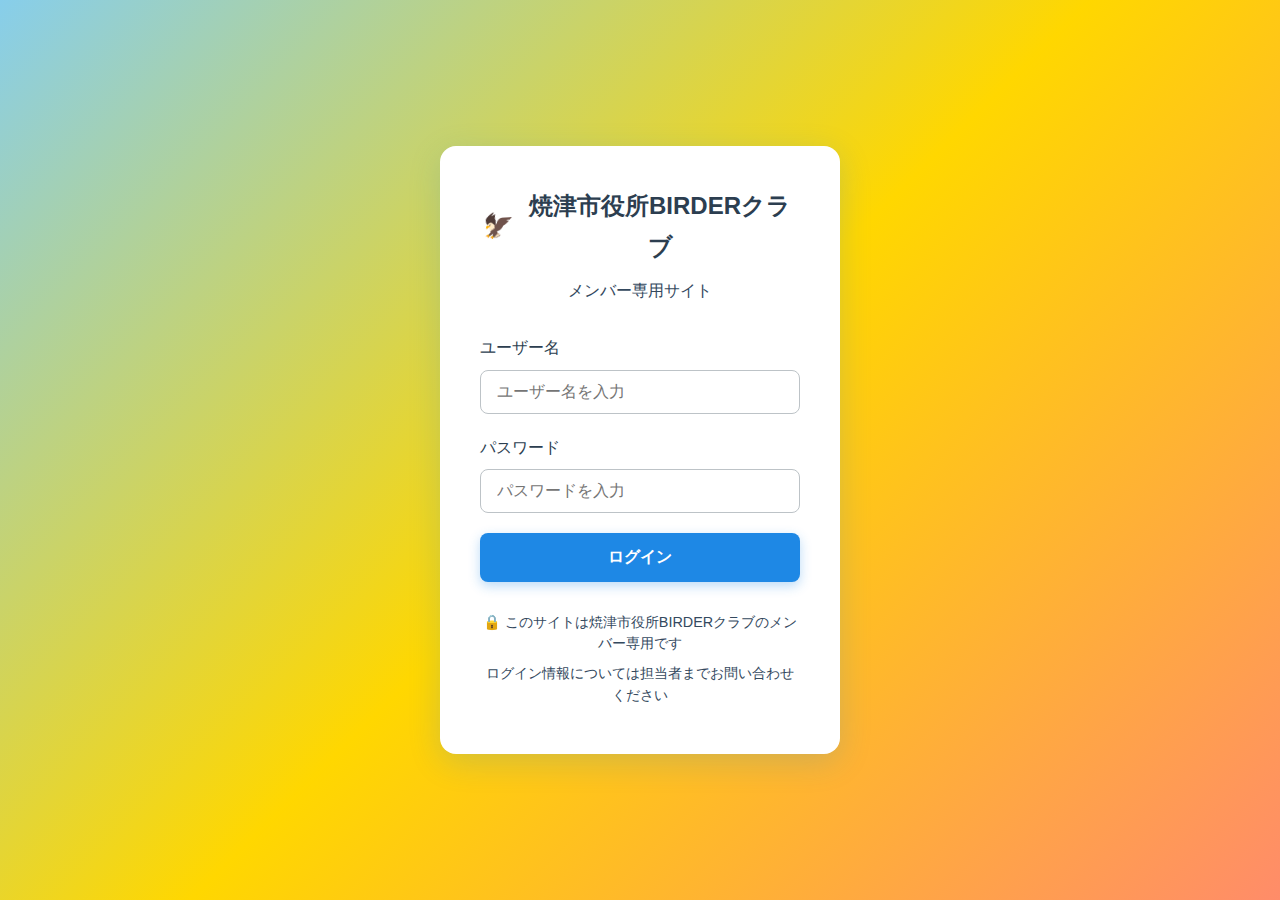
<file: index.html>
<!DOCTYPE html>
<html lang="ja">
<head>
    <meta charset="UTF-8">
    <meta name="viewport" content="width=device-width, initial-scale=1.0">
    <meta name="robots" content="noindex, nofollow">
    <meta name="googlebot" content="noindex, nofollow">
    <title>焼津市役所BIRDERクラブ</title>
    <link rel="stylesheet" href="style.css">
    <script src="auth.js" defer></script>
    <script src="script.js" defer></script>
</head>
<body>
    <header>
        <div class="container">
            <h1><i class="icon">🦅</i>焼津市役所BIRDERクラブ</h1>
            <button class="mobile-menu-toggle" onclick="toggleMobileMenu()" aria-label="メニューを開く">
                <span></span>
                <span></span>
                <span></span>
            </button>
            <nav id="main-nav">
                <ul>
                    <li><a href="index.html">ホーム</a></li>
                    <li><a href="gallery.html">写真ギャラリー</a></li>
                    <li><a href="records.html">活動記録</a></li>
                    <li><a href="birds.html">観察記録</a></li>
                    <li><a href="quiz.html">鳥クイズ</a></li>
                    <li><a href="games.html">ミニゲーム</a></li>
                </ul>
                <div class="user-info">
                    <span id="currentUser">ゲスト</span>
                    <button id="logoutBtn" class="logout-btn">ログアウト</button>
                </div>
            </nav>
        </div>
    </header>

    <main>
        <section id="home" class="hero">
            <div class="container">
                <h2><span class="hero-title">🌊 市役所職員の野鳥愛好会 🐟</span></h2>
                <p>焼津市役所BIRDERクラブは、海辺や山の自然に囲まれた環境で、のんびりとバードウォッチングを楽しんでいます。みんなで鳥たちを見つけては『あ、あそこにいた！』『きれいな鳴き声だね』なんて言いながら、自然の魅力を発見して共有しています。仕事の合間や休日に、ちょっと外に出て空を見上げるだけでも、普段気づかない鳥たちの世界が広がっていることに驚かされます。</p>
                <a href="gallery.html" class="cta-button">🦅 写真を見る</a>
            </div>
        </section>


        <section id="about" class="about">
            <div class="container">
                <h2>私たちについて</h2>
                <div class="about-content">
                    <div class="about-text">
                        <h3>焼津市役所BIRDERクラブとは</h3>
                        <p>焼津市役所 BIRDERクラブ は、鳥が好きな職員有志が集まり、週末の探鳥会や観察記録の共有を通じて交流を深めているサークルです。活動フィールドは焼津市内にとどまらず、静岡県全域や近隣県、時には国内有数の探鳥地まで足を伸ばすことも。初心者からベテランまで、部署や経験を超えて気軽に参加できるのが魅力です。</p>
                        <p>私たちは野鳥観察を通じて、自然環境の保護と理解を深める活動を行っています。メンバー同士で撮影した写真や観察記録を共有し、知識を深め合っています。</p>
                    </div>
                    <div class="about-image">
                        <div class="bird-photo-frame" id="aboutBirdPhoto">
                            <div class="photo-slideshow">
                                <div class="slide-container" id="slideContainer">
                                    <div class="bird-photo-placeholder slide active">
                                    </div>
                                </div>
                                <div class="slide-controls">
                                    <button class="slide-btn prev" id="prevBtn">❮</button>
                                    <div class="slide-indicators" id="slideIndicators"></div>
                                    <button class="slide-btn next" id="nextBtn">❯</button>
                                </div>
                            </div>
                        </div>
                    </div>
                </div>
            </div>
        </section>


    </main>

    <footer>
        <div class="container">
            <p>&copy; 2025 焼津市役所BIRDERクラブ All rights reserved.</p>
            <p>野鳥を愛し、自然を守る仲間たち</p>
        </div>
    </footer>
</body>
</html>
</file>
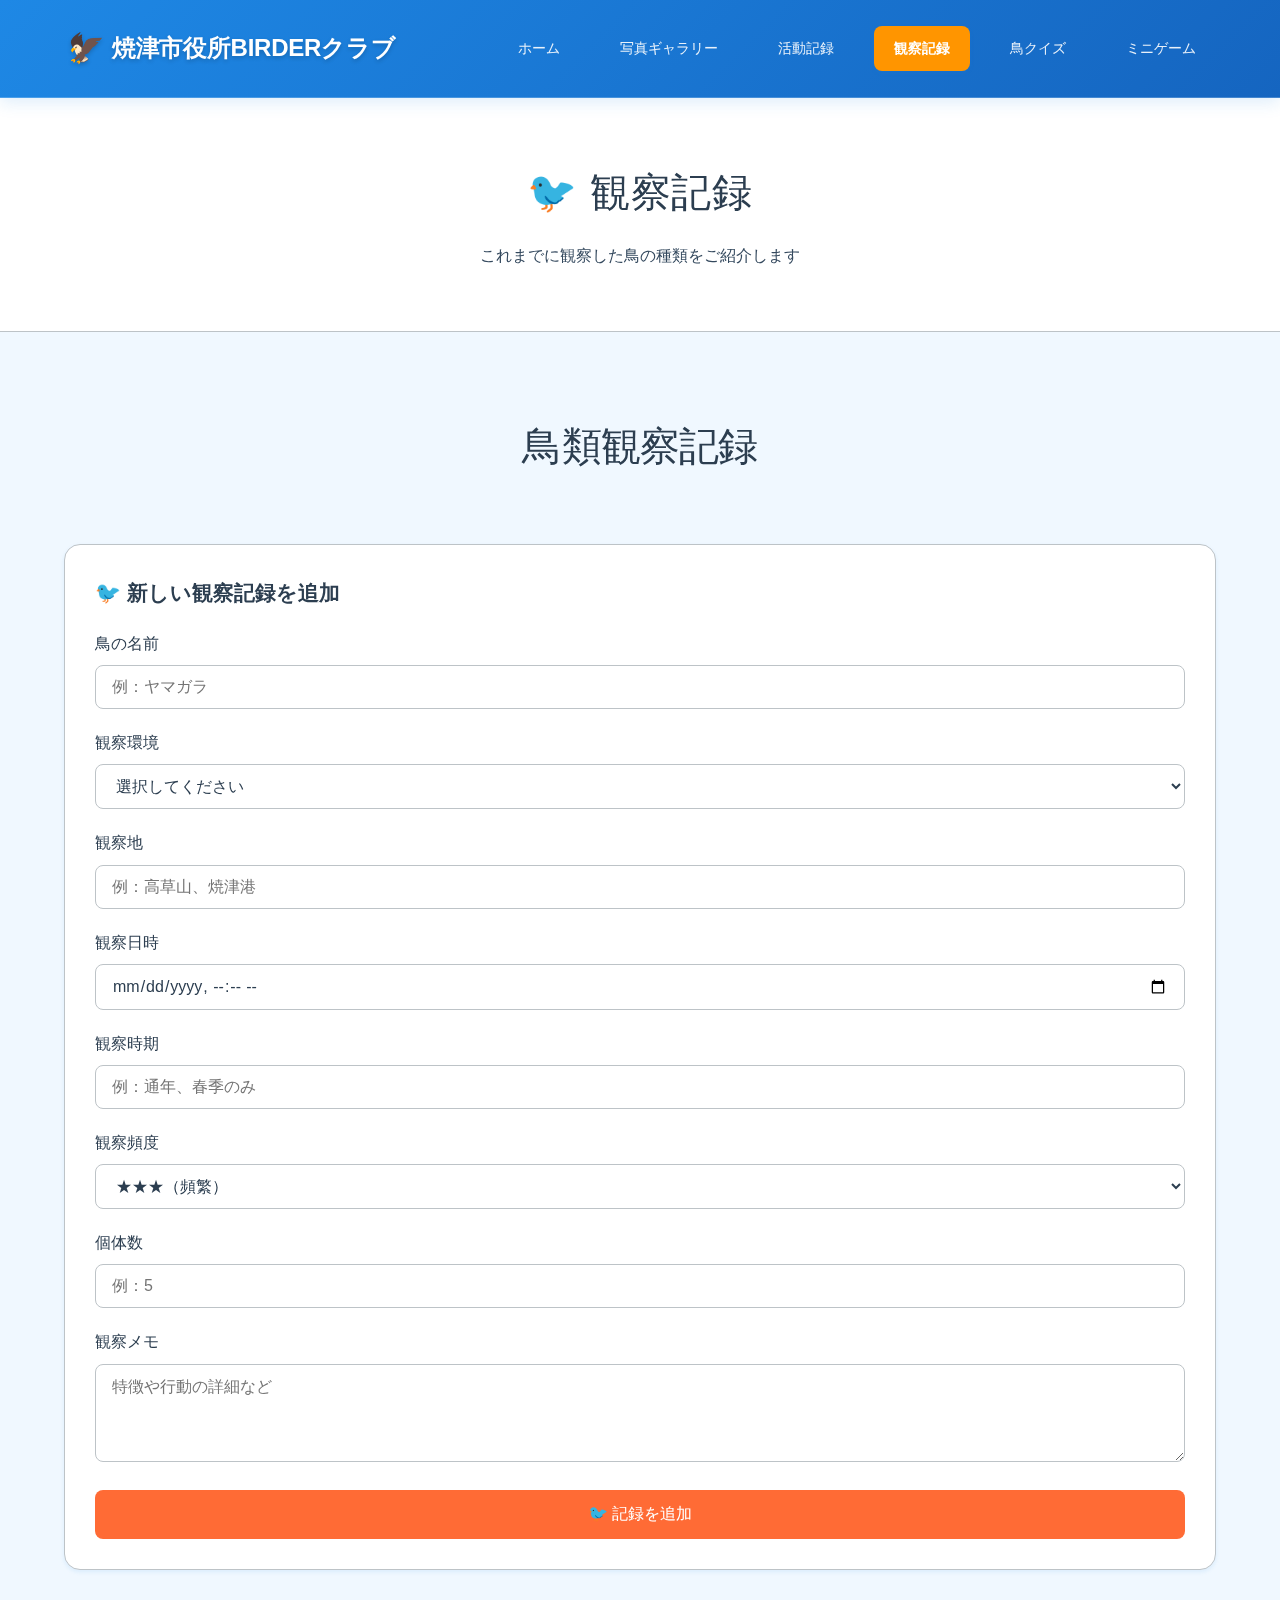
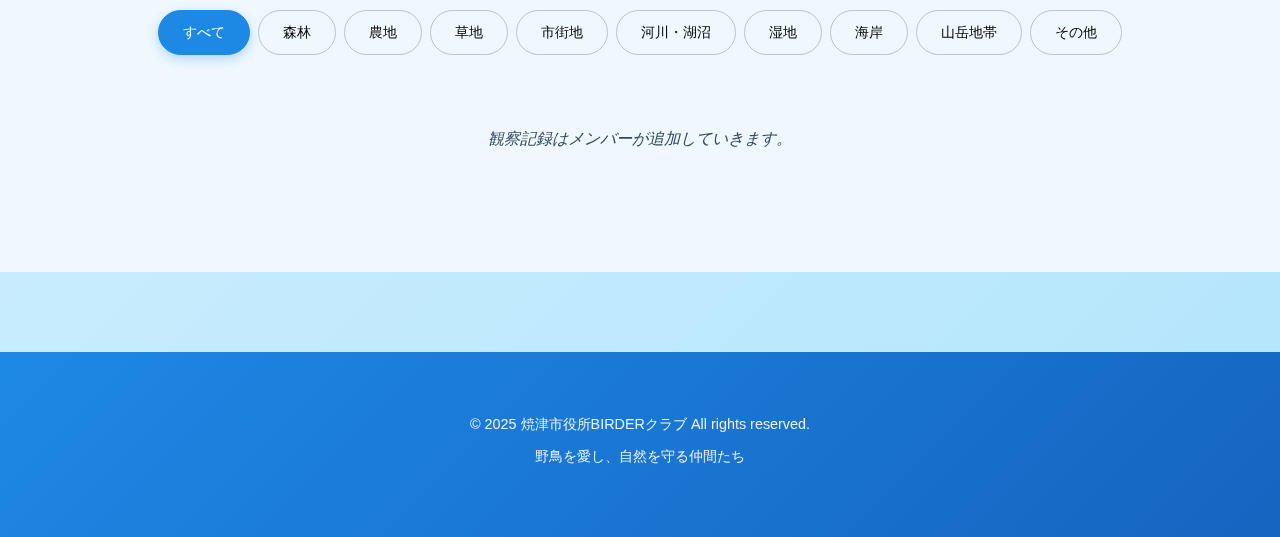
<file: birds.html>
<!DOCTYPE html>
<html lang="ja">
<head>
    <meta charset="UTF-8">
    <meta name="viewport" content="width=device-width, initial-scale=1.0">
    <title>観察記録 - 焼津市役所BIRDERクラブ</title>
    <link rel="stylesheet" href="style.css">
    <script src="script.js" defer></script>
</head>
<body>
    <header>
        <div class="container">
            <h1><i class="icon">🦅</i>焼津市役所BIRDERクラブ</h1>
            <button class="mobile-menu-toggle" onclick="toggleMobileMenu()" aria-label="メニューを開く">
                <span></span>
                <span></span>
                <span></span>
            </button>
            <nav id="main-nav">
                <ul>
                    <li><a href="index.html">ホーム</a></li>
                    <li><a href="gallery.html">写真ギャラリー</a></li>
                    <li><a href="records.html">活動記録</a></li>
                    <li><a href="birds.html" class="active">観察記録</a></li>
                    <li><a href="quiz.html">鳥クイズ</a></li>
                    <li><a href="games.html">ミニゲーム</a></li>
                </ul>
            </nav>
        </div>
    </header>

    <main>
        <section class="page-hero">
            <div class="container">
                <h1>🐦 観察記録</h1>
                <p>これまでに観察した鳥の種類をご紹介します</p>
            </div>
        </section>


        <section class="bird-categories">
            <div class="container">
                <h2>鳥類観察記録</h2>
                
                <!-- 観察記録追加フォーム -->
                <div class="add-bird-form">
                    <h3>🐦 新しい観察記録を追加</h3>
                    <div class="form-group">
                        <label for="birdName">鳥の名前</label>
                        <input type="text" id="birdName" placeholder="例：ヤマガラ" required>
                    </div>
                    <div class="form-group">
                        <label for="birdCategory">観察環境</label>
                        <select id="birdCategory">
                            <option value="">選択してください</option>
                            <option value="forest">森林（落葉広葉樹林、常緑広葉樹林、針葉樹林、混交林）</option>
                            <option value="farmland">農地（田んぼ、畑、果樹園）</option>
                            <option value="grassland">草地（原野、河川敷、放棄地）</option>
                            <option value="urban">市街地（公園、街路樹、住宅地、ビル街）</option>
                            <option value="water">河川・湖沼（川、池、湖、ダム）</option>
                            <option value="wetland">湿地（干潟、湿原、沼）</option>
                            <option value="coastal">海岸（砂浜、岩礁、港湾）</option>
                            <option value="mountain">山岳地帯（高山帯、亜高山帯）</option>
                            <option value="other">その他（ゴルフ場、埋立地など）</option>
                        </select>
                    </div>
                    <div class="form-group">
                        <label for="observationLocation">観察地</label>
                        <input type="text" id="observationLocation" placeholder="例：高草山、焼津港">
                    </div>
                    <div class="form-group">
                        <label for="observationDate">観察日時</label>
                        <input type="datetime-local" id="observationDate">
                    </div>
                    <div class="form-group">
                        <label for="observationSeason">観察時期</label>
                        <input type="text" id="observationSeason" placeholder="例：通年、春季のみ">
                    </div>
                    <div class="form-group">
                        <label for="frequency">観察頻度</label>
                        <select id="frequency">
                            <option value="★★★">★★★（頻繁）</option>
                            <option value="★★">★★（普通）</option>
                            <option value="★">★（稀）</option>
                        </select>
                    </div>
                    <div class="form-group">
                        <label for="birdCount">個体数</label>
                        <input type="number" id="birdCount" placeholder="例：5" min="1">
                    </div>
                    <div class="form-group">
                        <label for="observationNotes">観察メモ</label>
                        <textarea id="observationNotes" placeholder="特徴や行動の詳細など" rows="4"></textarea>
                    </div>
                    <button id="addBirdBtn" type="button" onclick="addBirdRecord()">🐦 記録を追加</button>
                </div>
                <div class="category-tabs">
                    <button class="category-tab active" data-category="all">すべて</button>
                    <button class="category-tab" data-category="forest">森林</button>
                    <button class="category-tab" data-category="farmland">農地</button>
                    <button class="category-tab" data-category="grassland">草地</button>
                    <button class="category-tab" data-category="urban">市街地</button>
                    <button class="category-tab" data-category="water">河川・湖沼</button>
                    <button class="category-tab" data-category="wetland">湿地</button>
                    <button class="category-tab" data-category="coastal">海岸</button>
                    <button class="category-tab" data-category="mountain">山岳地帯</button>
                    <button class="category-tab" data-category="other">その他</button>
                </div>

                <div class="birds-grid" id="birdsGrid">
                    <p class="no-birds">観察記録はメンバーが追加していきます。</p>
                </div>
            </div>
        </section>

    </main>

    <footer>
        <div class="container">
            <p>&copy; 2025 焼津市役所BIRDERクラブ All rights reserved.</p>
            <p>野鳥を愛し、自然を守る仲間たち</p>
        </div>
    </footer>
</body>
</html>
</file>
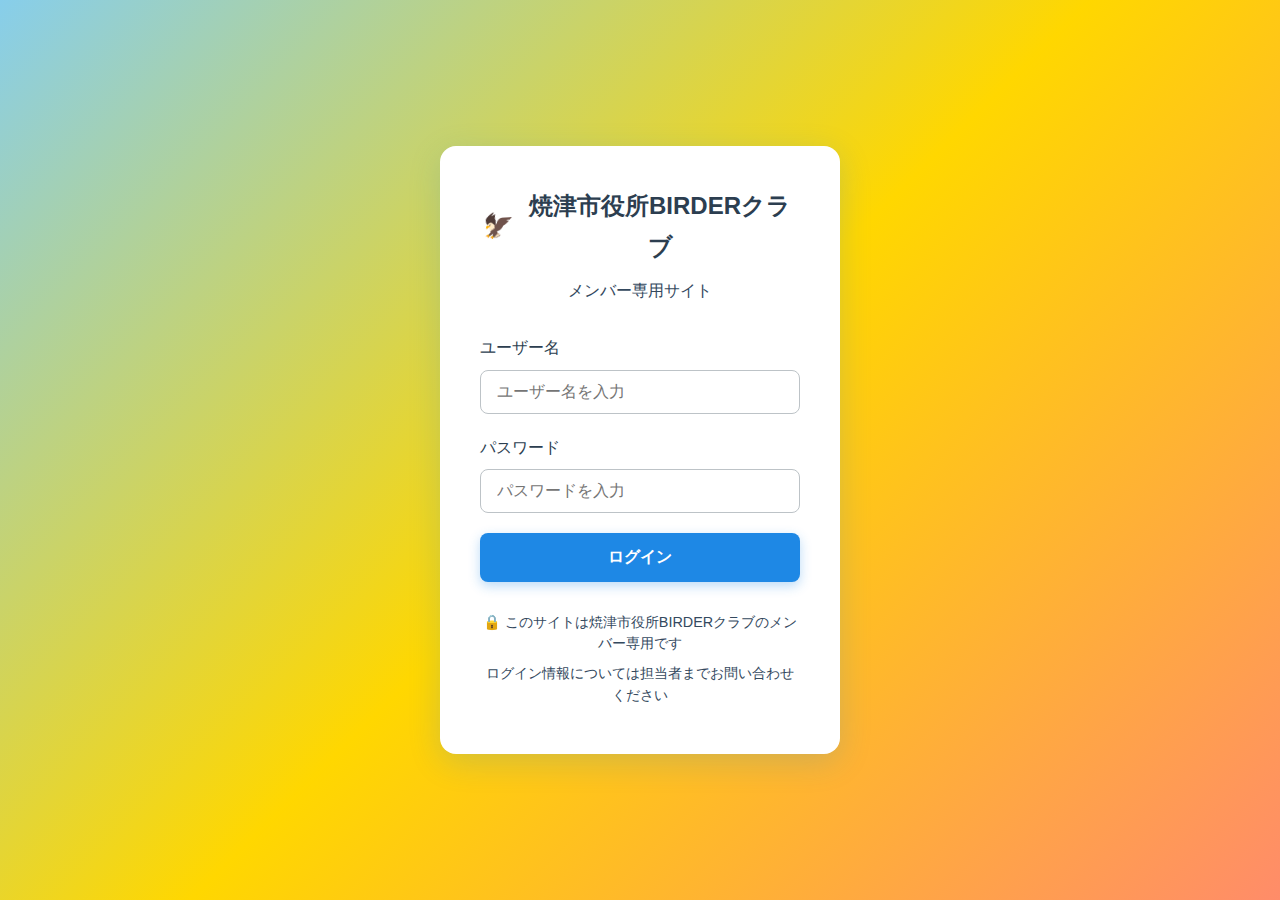
<file: gallery.html>
<!DOCTYPE html>
<html lang="ja">
<head>
    <meta charset="UTF-8">
    <meta name="viewport" content="width=device-width, initial-scale=1.0">
    <title>写真ギャラリー - 焼津市役所BIRDERクラブ</title>
    <link rel="stylesheet" href="style.css">
    <script src="auth.js" defer></script>
    <script src="script.js" defer></script>
</head>
<body>
    <header>
        <div class="container">
            <h1><i class="icon">🦅</i>焼津市役所BIRDERクラブ</h1>
            <button class="mobile-menu-toggle" onclick="toggleMobileMenu()" aria-label="メニューを開く">
                <span></span>
                <span></span>
                <span></span>
            </button>
            <nav id="main-nav">
                <ul>
                    <li><a href="index.html">ホーム</a></li>
                    <li><a href="gallery.html" class="active">写真ギャラリー</a></li>
                    <li><a href="records.html">活動記録</a></li>
                    <li><a href="birds.html">観察記録</a></li>
                    <li><a href="quiz.html">鳥クイズ</a></li>
                    <li><a href="games.html">ミニゲーム</a></li>
                </ul>
            </nav>
        </div>
    </header>

    <main>
        <section class="page-hero">
            <div class="container">
                <h1>📸 写真ギャラリー</h1>
                <p>メンバーが撮影した野鳥たちをご紹介します</p>
            </div>
        </section>

        <section class="gallery">
            <div class="container">
                <h2>写真投稿</h2>
                <div class="upload-form">
                    <div class="file-upload-area" id="fileUploadArea">
                        <div class="upload-icon">📁</div>
                        <p>タップして写真を選択またはカメラで撮影</p>
                        <input type="file" id="photoInput" accept="image/*" capture="environment" multiple style="display: none;">
                    </div>
                    <div class="form-group">
                        <label for="photoTitle">タイトル</label>
                        <input type="text" id="photoTitle" placeholder="例：焼津港のカモメ">
                    </div>
                    <div class="form-group">
                        <label for="photoDescription">説明</label>
                        <textarea id="photoDescription" placeholder="撮影場所や状況について"></textarea>
                    </div>
                    <div class="form-group">
                        <label for="photographerName">撮影者名（任意）</label>
                        <input type="text" id="photographerName" placeholder="お名前">
                    </div>
                    <button id="uploadBtn" type="button" onclick="uploadPhoto()">写真を投稿</button>
                </div>

                <h2>投稿された写真</h2>
                <div class="photos-container" id="photosContainer">
                    <p class="no-photos">まだ写真が投稿されていません。</p>
                </div>
            </div>
        </section>

    </main>

    <footer>
        <div class="container">
            <p>&copy; 2025 焼津市役所BIRDERクラブ All rights reserved.</p>
            <p>野鳥を愛し、自然を守る仲間たち</p>
        </div>
    </footer>
</body>
</html>
</file>
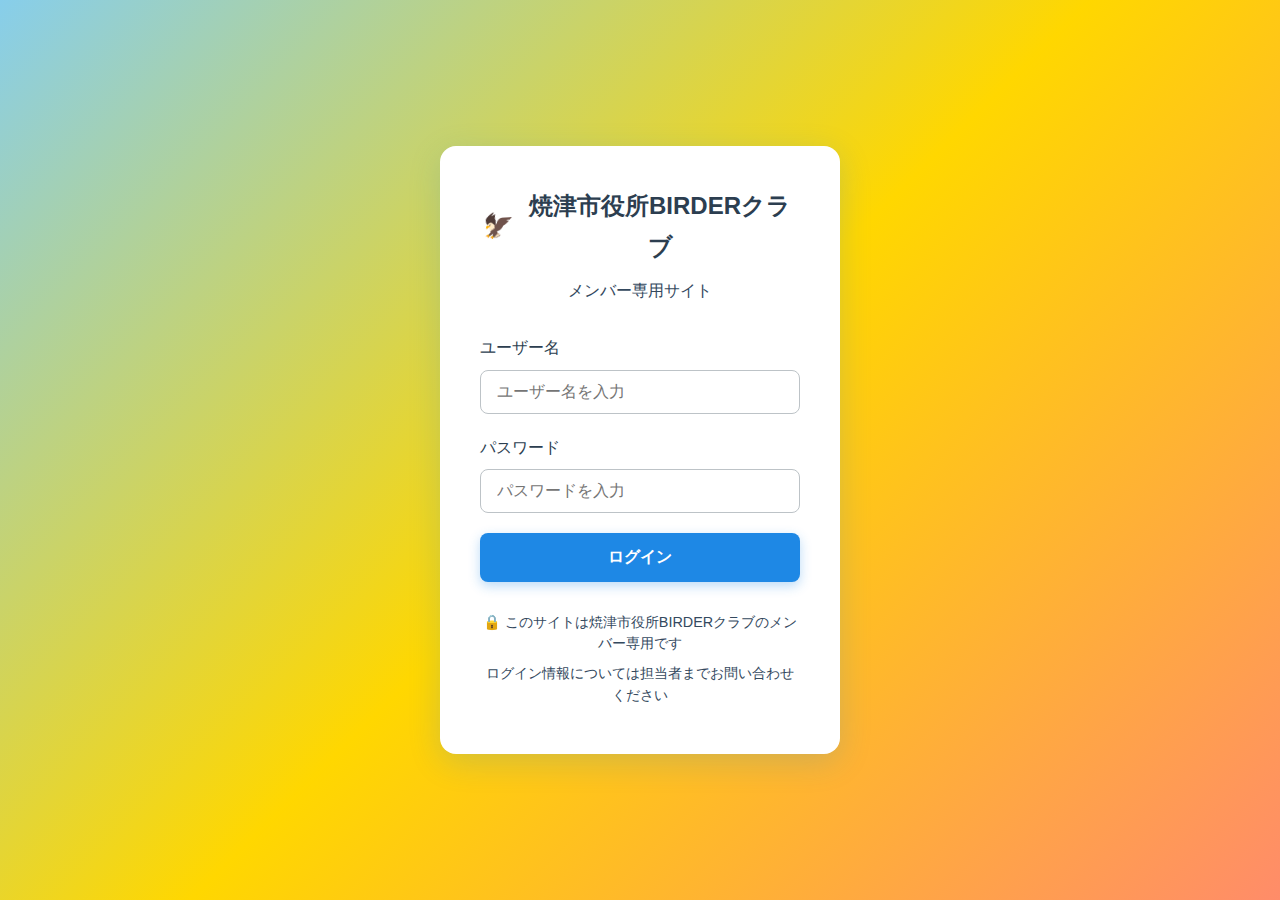
<file: games.html>
<!DOCTYPE html>
<html lang="ja">
<head>
    <meta charset="UTF-8">
    <meta name="viewport" content="width=device-width, initial-scale=1.0">
    <title>ミニゲーム - 焼津市役所BIRDERクラブ</title>
    <link rel="stylesheet" href="style.css">
    <script src="auth.js" defer></script>
    <script src="script.js" defer></script>
</head>
<body>
    <header>
        <div class="container">
            <h1><i class="icon">🦅</i>焼津市役所BIRDERクラブ</h1>
            <button class="mobile-menu-toggle" onclick="toggleMobileMenu()" aria-label="メニューを開く">
                <span></span>
                <span></span>
                <span></span>
            </button>
            <nav id="main-nav">
                <ul>
                    <li><a href="index.html">ホーム</a></li>
                    <li><a href="gallery.html">写真ギャラリー</a></li>
                    <li><a href="records.html">活動記録</a></li>
                    <li><a href="birds.html">観察記録</a></li>
                    <li><a href="quiz.html">鳥クイズ</a></li>
                    <li><a href="games.html" class="active">ミニゲーム</a></li>
                </ul>
            </nav>
        </div>
    </header>

    <main>
        <section class="page-hero">
            <div class="container">
                <h1>🎮 ミニゲーム</h1>
                <p>楽しいゲームで野鳥の知識を深めましょう！</p>
            </div>
        </section>

        <section class="games">
            <div class="container">
                <div class="games-intro">
                    <p>楽しいゲームで野鳥の知識を深めましょう！</p>
                </div>
                
                <div class="games-grid">
                    <div class="game-card">
                        <h3>🧠 バードメモリーゲーム</h3>
                        <p>鳥の絵柄を記憶してペアを見つけるゲームです。集中力と記憶力が勝負！</p>
                        <button class="game-btn" onclick="startMemoryGame()">ゲームを始める</button>
                    </div>
                    
                    <div class="game-card">
                        <h3>🎵 鳴き声クイズ</h3>
                        <p>鳥の鳴き声の特徴から正しい鳥を当てるゲームです。耳を澄ませて挑戦！</p>
                        <button class="game-btn" onclick="startSoundQuiz()">ゲームを始める</button>
                    </div>
                </div>

                <!-- Memory Game -->
                <div id="memory-game" class="game-container" style="display: none;">
                    <div class="game-header">
                        <h3>バードメモリーゲーム</h3>
                        <div class="game-stats">
                            <span>時間: <span id="timer">0</span>秒</span>
                            <span>手数: <span id="moves">0</span>回</span>
                            <span>ペア: <span id="pairs">0</span>/8</span>
                        </div>
                    </div>
                    <div class="memory-board" id="memory-board">
                        <!-- カードは動的に生成 -->
                    </div>
                    <div class="game-controls">
                        <button class="game-btn" onclick="resetMemoryGame()">リセット</button>
                        <button class="game-btn" onclick="closeMemoryGame()">終了</button>
                    </div>
                </div>

                <!-- Sound Quiz Game -->
                <div id="sound-quiz" class="game-container" style="display: none;">
                    <div class="game-header">
                        <h3>鳴き声クイズ</h3>
                        <div class="game-stats">
                            <span>問題: <span id="sound-question-num">1</span>/5</span>
                            <span>正解: <span id="sound-correct">0</span>問</span>
                        </div>
                    </div>
                    <div class="sound-quiz-content">
                        <div class="sound-question" id="sound-question">
                            <h4>この鳥の鳴き声の特徴は？</h4>
                            <div class="sound-description" id="sound-description">
                                <!-- 音の説明が表示される -->
                            </div>
                        </div>
                        <div class="sound-options" id="sound-options">
                            <!-- 選択肢が表示される -->
                        </div>
                        <div class="sound-result" id="sound-result" style="display: none;">
                            <!-- 結果が表示される -->
                        </div>
                    </div>
                    <div class="game-controls">
                        <button class="game-btn" id="sound-next" onclick="nextSoundQuestion()" style="display: none;">次の問題</button>
                        <button class="game-btn" onclick="closeSoundQuiz()">終了</button>
                    </div>
                </div>
            </div>
        </section>


        <section class="game-tips">
            <div class="container">
                <h2>ゲームのコツ</h2>
                <div class="tips-grid">
                    <div class="tip-card">
                        <div class="tip-icon">🧠</div>
                        <h3>メモリーゲーム</h3>
                        <ul>
                            <li>端から順番にめくって位置を覚える</li>
                            <li>同じ絵柄が出たらすぐにメモする</li>
                            <li>集中して一気にクリアを目指す</li>
                        </ul>
                    </div>
                    <div class="tip-card">
                        <div class="tip-icon">🎵</div>
                        <h3>鳴き声クイズ</h3>
                        <ul>
                            <li>鳴き声の特徴をよく読む</li>
                            <li>生息環境も重要なヒント</li>
                            <li>実際の観察会での経験を思い出す</li>
                        </ul>
                    </div>
                </div>
            </div>
        </section>
    </main>

    <footer>
        <div class="container">
            <p>&copy; 2025 焼津市役所BIRDERクラブ All rights reserved.</p>
            <p>野鳥を愛し、自然を守る仲間たち</p>
        </div>
    </footer>
</body>
</html>
</file>
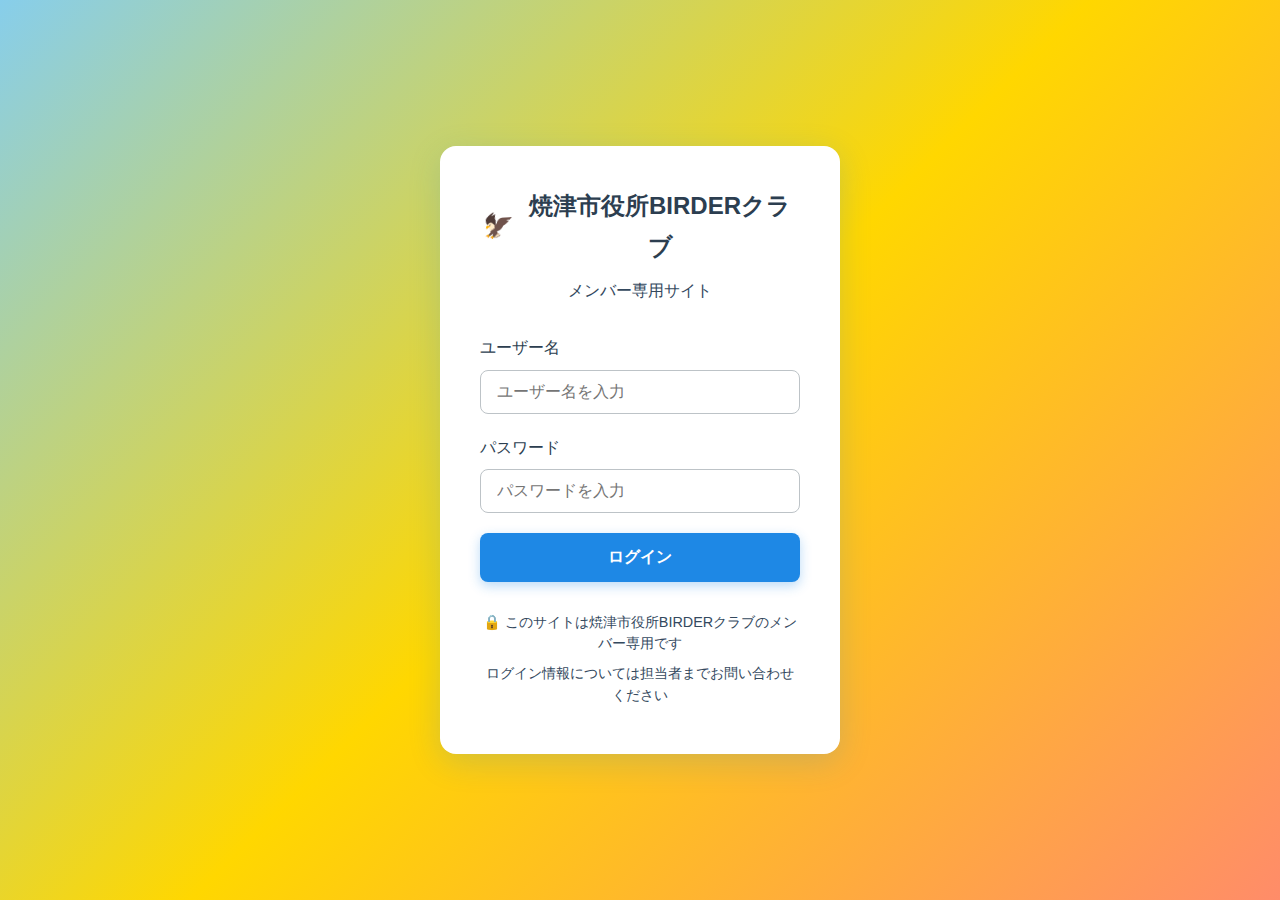
<file: login.html>
<!DOCTYPE html>
<html lang="ja">
<head>
    <meta charset="UTF-8">
    <meta name="viewport" content="width=device-width, initial-scale=1.0">
    <meta name="robots" content="noindex, nofollow">
    <meta name="googlebot" content="noindex, nofollow">
    <title>ログイン - 焼津市役所BIRDERクラブ</title>
    <link rel="stylesheet" href="style.css">
    <script src="auth.js" defer></script>
</head>
<body>
    <div class="login-container">
        <div class="login-card">
            <div class="login-header">
                <h1><i class="icon">🦅</i>焼津市役所BIRDERクラブ</h1>
                <p>メンバー専用サイト</p>
            </div>
            
            <form id="loginForm" class="login-form">
                <div class="form-group">
                    <label for="username">ユーザー名</label>
                    <input type="text" id="username" required placeholder="ユーザー名を入力">
                </div>
                
                <div class="form-group">
                    <label for="password">パスワード</label>
                    <input type="password" id="password" required placeholder="パスワードを入力">
                </div>
                
                <button type="submit" class="login-btn">ログイン</button>
                
                <div id="errorMessage" class="error-message" style="display: none;"></div>
            </form>
            
            <div class="login-info">
                <p>🔒 このサイトは焼津市役所BIRDERクラブのメンバー専用です</p>
                <p>ログイン情報については担当者までお問い合わせください</p>
            </div>
        </div>
    </div>
</body>
</html>
</file>
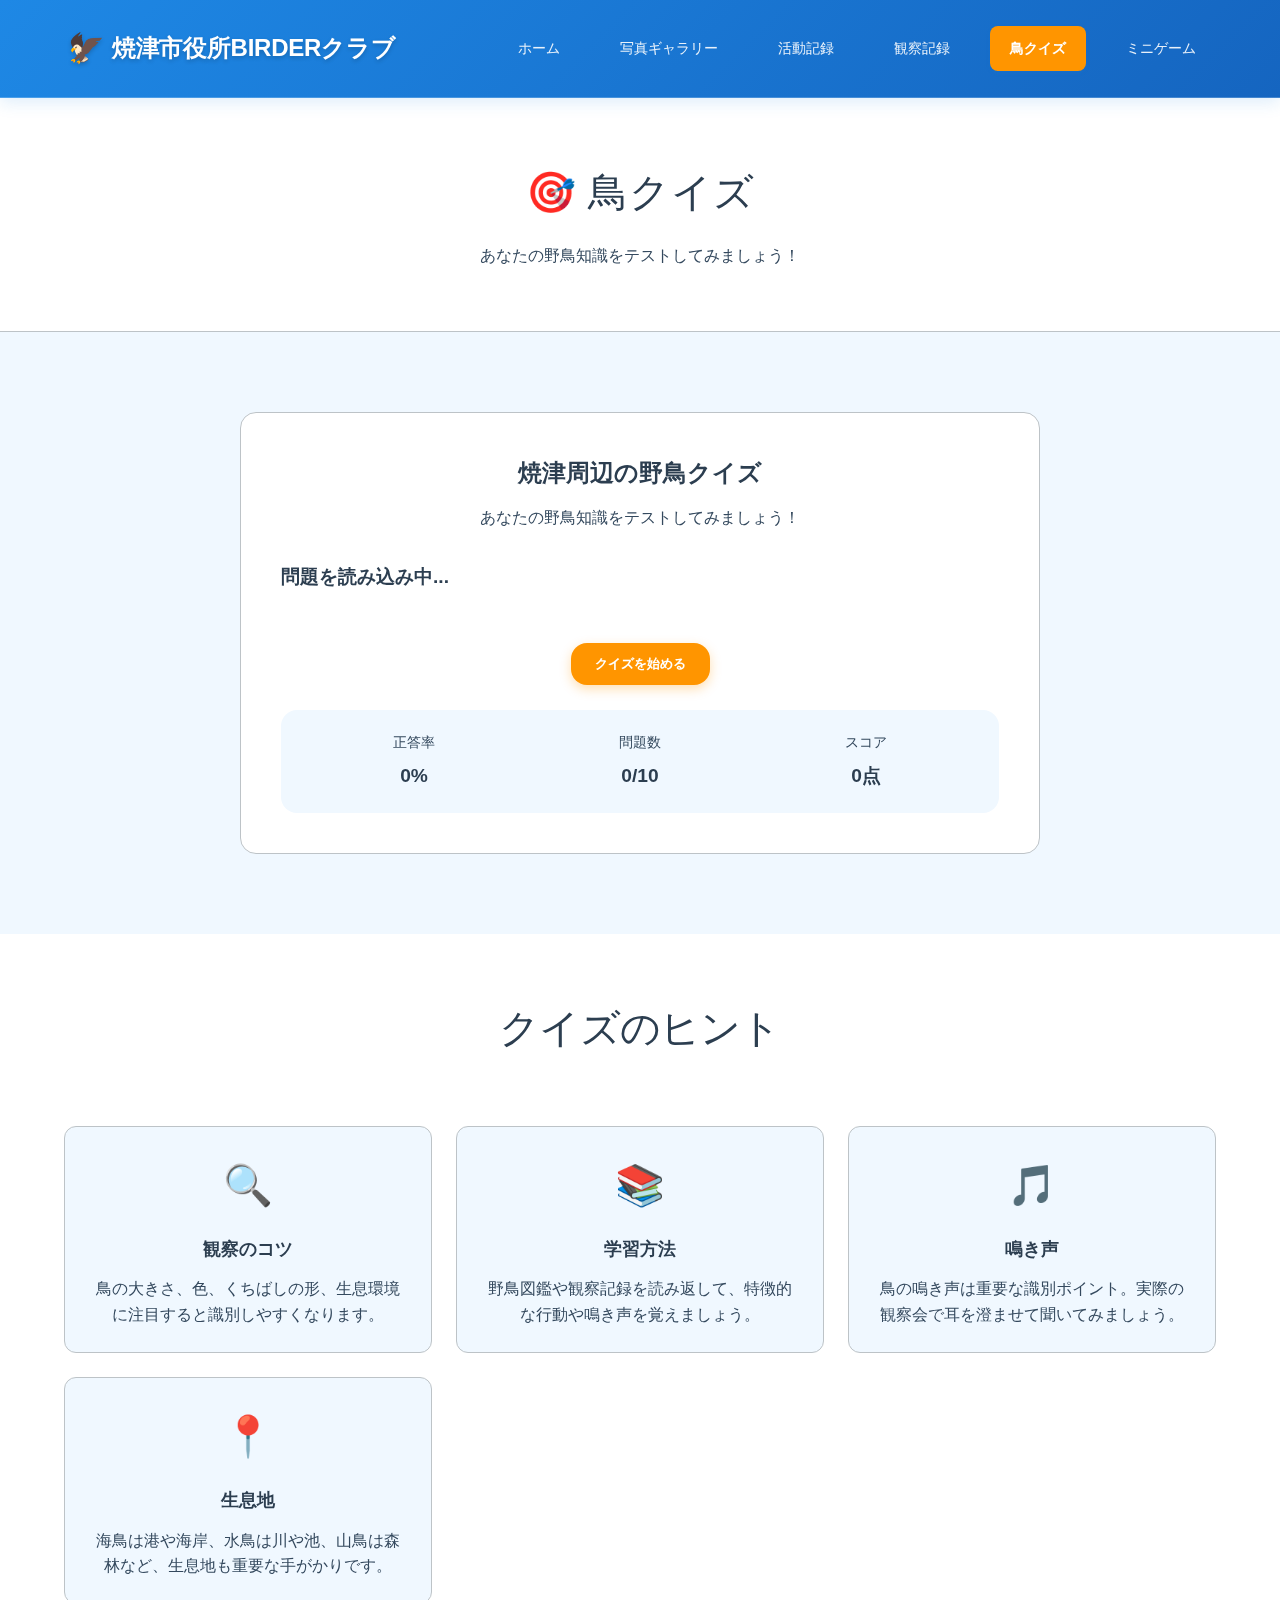
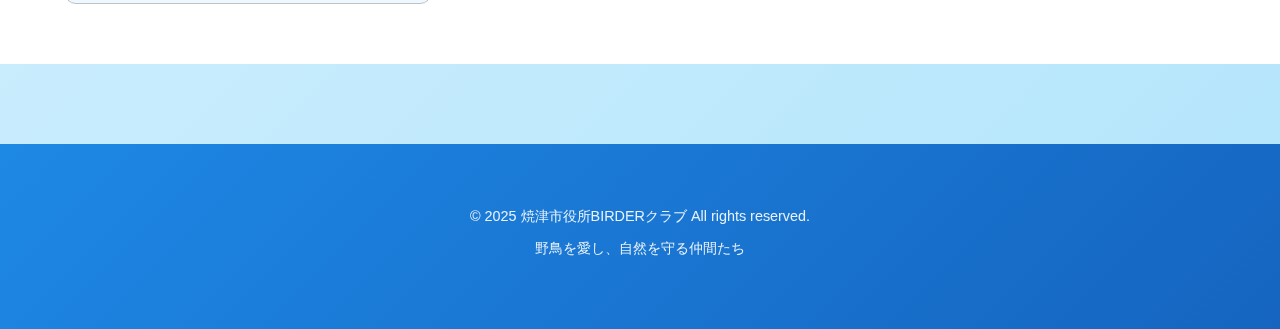
<file: quiz.html>
<!DOCTYPE html>
<html lang="ja">
<head>
    <meta charset="UTF-8">
    <meta name="viewport" content="width=device-width, initial-scale=1.0">
    <title>鳥クイズ - 焼津市役所BIRDERクラブ</title>
    <link rel="stylesheet" href="style.css">
    <script src="script.js" defer></script>
</head>
<body>
    <header>
        <div class="container">
            <h1><i class="icon">🦅</i>焼津市役所BIRDERクラブ</h1>
            <button class="mobile-menu-toggle" onclick="toggleMobileMenu()" aria-label="メニューを開く">
                <span></span>
                <span></span>
                <span></span>
            </button>
            <nav id="main-nav">
                <ul>
                    <li><a href="index.html">ホーム</a></li>
                    <li><a href="gallery.html">写真ギャラリー</a></li>
                    <li><a href="records.html">活動記録</a></li>
                    <li><a href="birds.html">観察記録</a></li>
                    <li><a href="quiz.html" class="active">鳥クイズ</a></li>
                    <li><a href="games.html">ミニゲーム</a></li>
                </ul>
            </nav>
        </div>
    </header>

    <main>
        <section class="page-hero">
            <div class="container">
                <h1>🎯 鳥クイズ</h1>
                <p>あなたの野鳥知識をテストしてみましょう！</p>
            </div>
        </section>

        <section class="quiz">
            <div class="container">
                <div class="quiz-container">
                    <div class="quiz-header">
                        <h3>焼津周辺の野鳥クイズ</h3>
                        <p>あなたの野鳥知識をテストしてみましょう！</p>
                    </div>
                    <div class="quiz-content">
                        <div class="quiz-question" id="question">
                            <h4>問題を読み込み中...</h4>
                        </div>
                        <div class="quiz-options" id="options">
                            <!-- オプションはJavaScriptで動的に生成 -->
                        </div>
                        <div class="quiz-result" id="result" style="display: none;">
                            <!-- 結果表示エリア -->
                        </div>
                        <div class="quiz-buttons">
                            <button id="start-quiz" class="quiz-btn">クイズを始める</button>
                            <button id="next-question" class="quiz-btn" style="display: none;">次の問題</button>
                            <button id="restart-quiz" class="quiz-btn" style="display: none;">もう一度挑戦</button>
                        </div>
                    </div>
                    <div class="quiz-stats">
                        <div class="stat">
                            <span class="stat-label">正答率</span>
                            <span class="stat-value" id="accuracy">0%</span>
                        </div>
                        <div class="stat">
                            <span class="stat-label">問題数</span>
                            <span class="stat-value" id="question-count">0/10</span>
                        </div>
                        <div class="stat">
                            <span class="stat-label">スコア</span>
                            <span class="stat-value" id="score">0点</span>
                        </div>
                    </div>
                </div>
            </div>
        </section>

        <section class="quiz-tips">
            <div class="container">
                <h2>クイズのヒント</h2>
                <div class="tips-grid">
                    <div class="tip-card">
                        <div class="tip-icon">🔍</div>
                        <h3>観察のコツ</h3>
                        <p>鳥の大きさ、色、くちばしの形、生息環境に注目すると識別しやすくなります。</p>
                    </div>
                    <div class="tip-card">
                        <div class="tip-icon">📚</div>
                        <h3>学習方法</h3>
                        <p>野鳥図鑑や観察記録を読み返して、特徴的な行動や鳴き声を覚えましょう。</p>
                    </div>
                    <div class="tip-card">
                        <div class="tip-icon">🎵</div>
                        <h3>鳴き声</h3>
                        <p>鳥の鳴き声は重要な識別ポイント。実際の観察会で耳を澄ませて聞いてみましょう。</p>
                    </div>
                    <div class="tip-card">
                        <div class="tip-icon">📍</div>
                        <h3>生息地</h3>
                        <p>海鳥は港や海岸、水鳥は川や池、山鳥は森林など、生息地も重要な手がかりです。</p>
                    </div>
                </div>
            </div>
        </section>

    </main>

    <footer>
        <div class="container">
            <p>&copy; 2025 焼津市役所BIRDERクラブ All rights reserved.</p>
            <p>野鳥を愛し、自然を守る仲間たち</p>
        </div>
    </footer>
</body>
</html>
</file>
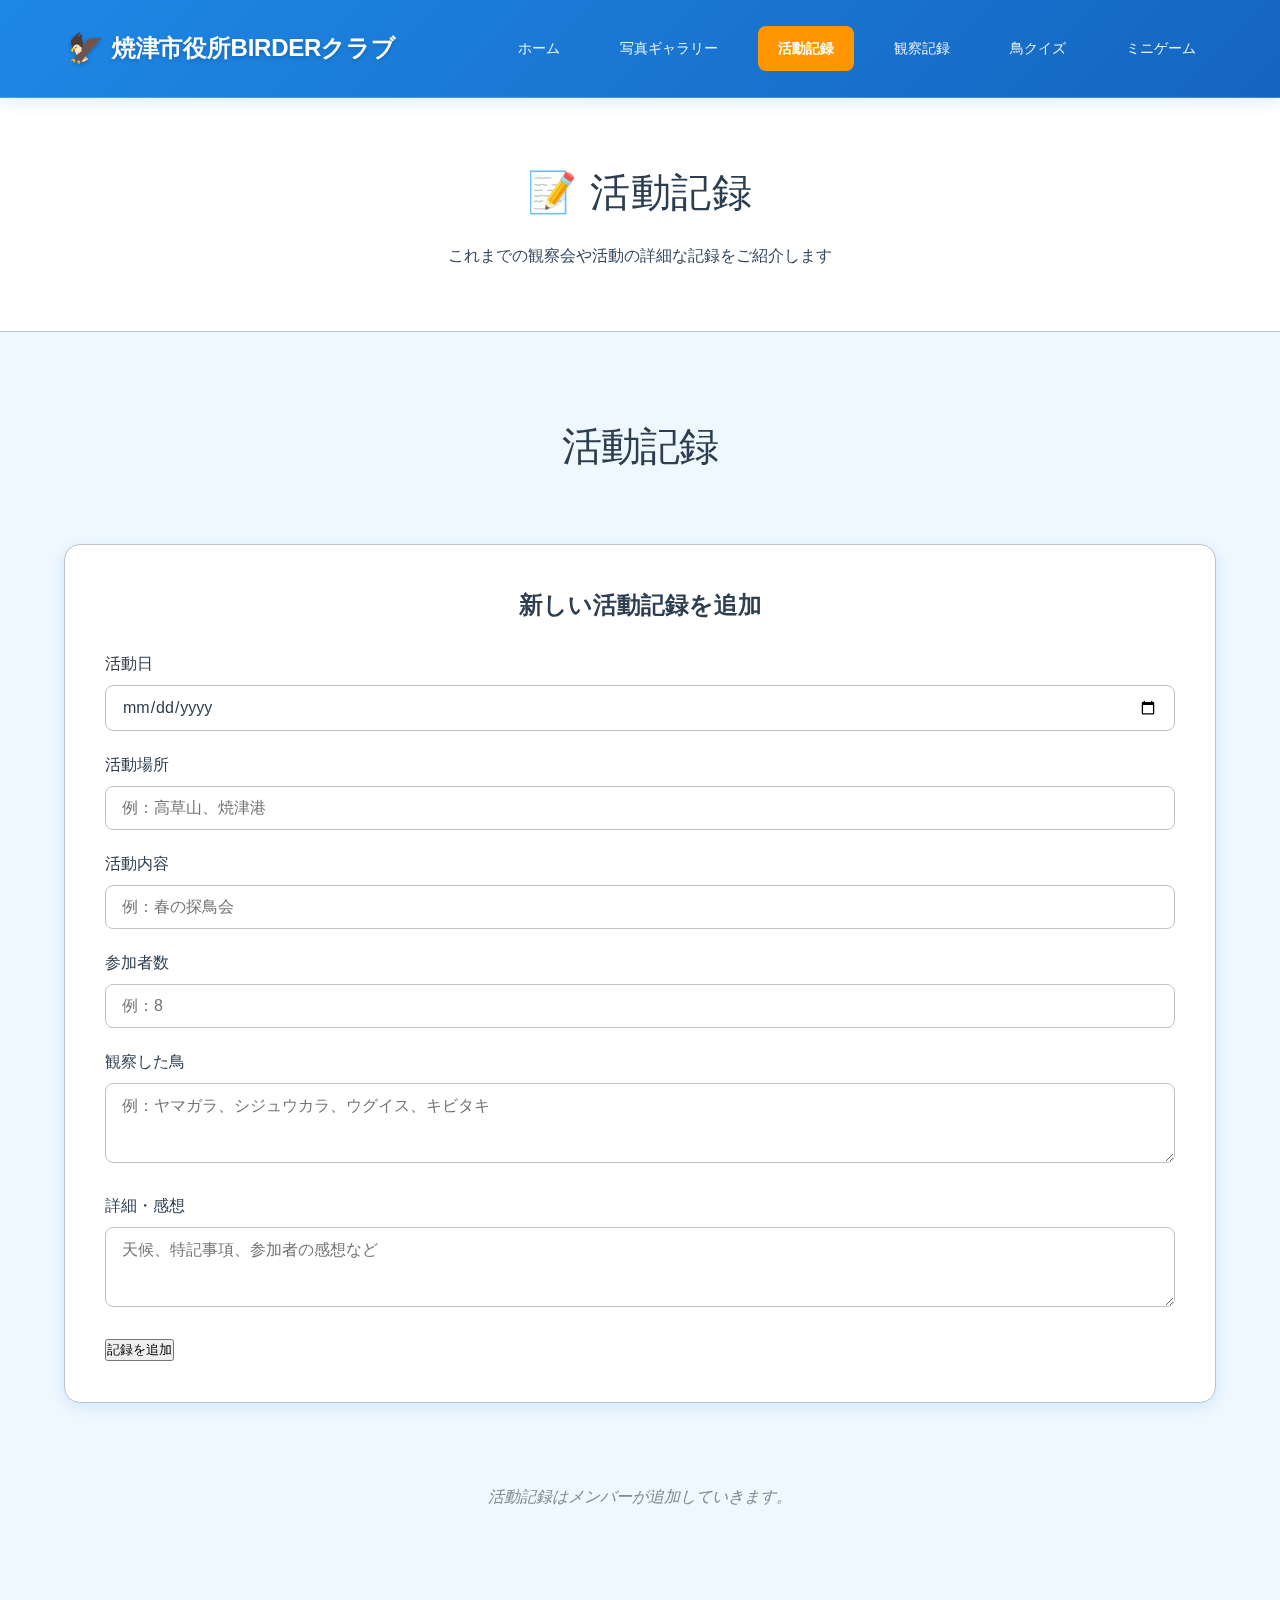
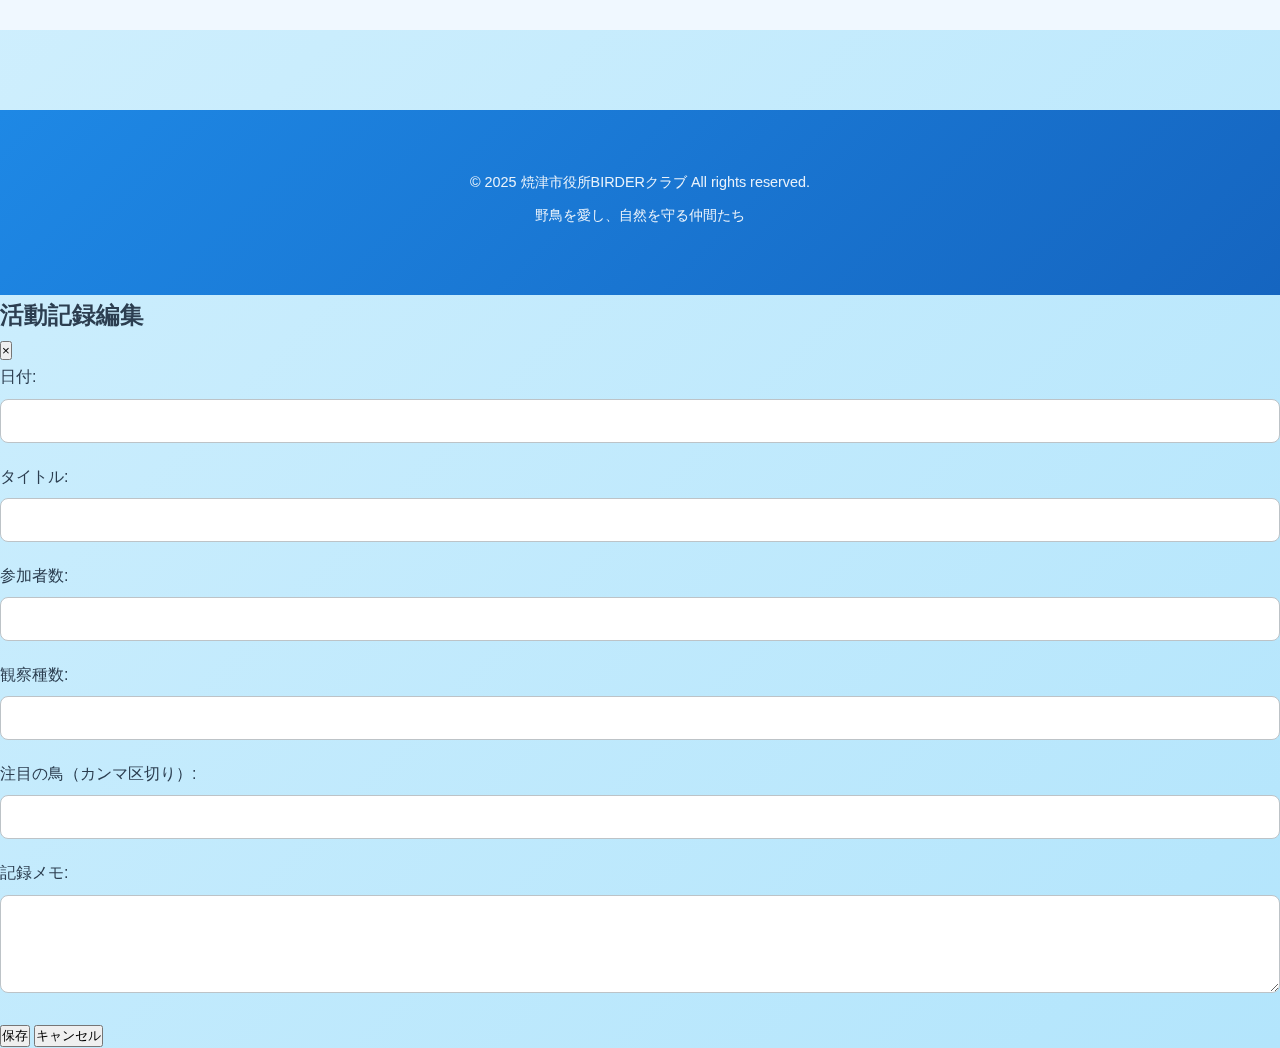
<file: records.html>
<!DOCTYPE html>
<html lang="ja">
<head>
    <meta charset="UTF-8">
    <meta name="viewport" content="width=device-width, initial-scale=1.0">
    <title>活動記録 - 焼津市役所BIRDERクラブ</title>
    <link rel="stylesheet" href="style.css">
    <script src="script.js" defer></script>
</head>
<body>
    <header>
        <div class="container">
            <h1><i class="icon">🦅</i>焼津市役所BIRDERクラブ</h1>
            <button class="mobile-menu-toggle" onclick="toggleMobileMenu()" aria-label="メニューを開く">
                <span></span>
                <span></span>
                <span></span>
            </button>
            <nav id="main-nav">
                <ul>
                    <li><a href="index.html">ホーム</a></li>
                    <li><a href="gallery.html">写真ギャラリー</a></li>
                    <li><a href="records.html" class="active">活動記録</a></li>
                    <li><a href="birds.html">観察記録</a></li>
                    <li><a href="quiz.html">鳥クイズ</a></li>
                    <li><a href="games.html">ミニゲーム</a></li>
                </ul>
            </nav>
        </div>
    </header>

    <main>
        <section class="page-hero">
            <div class="container">
                <h1>📝 活動記録</h1>
                <p>これまでの観察会や活動の詳細な記録をご紹介します</p>
            </div>
        </section>

        <section class="records">
            <div class="container">
                <h2>活動記録</h2>
                
                <!-- 活動記録追加フォーム -->
                <div class="add-record-form">
                    <h3>新しい活動記録を追加</h3>
                    <div class="form-group">
                        <label for="recordDate">活動日</label>
                        <input type="date" id="recordDate">
                    </div>
                    <div class="form-group">
                        <label for="recordLocation">活動場所</label>
                        <input type="text" id="recordLocation" placeholder="例：高草山、焼津港">
                    </div>
                    <div class="form-group">
                        <label for="recordTitle">活動内容</label>
                        <input type="text" id="recordTitle" placeholder="例：春の探鳥会">
                    </div>
                    <div class="form-group">
                        <label for="recordParticipants">参加者数</label>
                        <input type="number" id="recordParticipants" placeholder="例：8" min="1">
                    </div>
                    <div class="form-group">
                        <label for="recordBirds">観察した鳥</label>
                        <textarea id="recordBirds" placeholder="例：ヤマガラ、シジュウカラ、ウグイス、キビタキ"></textarea>
                    </div>
                    <div class="form-group">
                        <label for="recordNotes">詳細・感想</label>
                        <textarea id="recordNotes" placeholder="天候、特記事項、参加者の感想など"></textarea>
                    </div>
                    <button id="addRecordBtn" type="button" onclick="addActivityRecord()">記録を追加</button>
                </div>
                
                <!-- 活動記録一覧 -->
                <div class="records-list" id="recordsList">
                    <p class="no-records">活動記録はメンバーが追加していきます。</p>
                </div>
            </div>
        </section>
    </main>

    <footer>
        <div class="container">
            <p>&copy; 2025 焼津市役所BIRDERクラブ All rights reserved.</p>
            <p>野鳥を愛し、自然を守る仲間たち</p>
        </div>
    </footer>
</body>
</html>
</file>
<file: style.css>
/* Reset and base styles */
* {
    margin: 0;
    padding: 0;
    box-sizing: border-box;
}

:root {
    --primary-color: #ffffff;
    --secondary-color: #f0f8ff;
    --tertiary-color: #e6f3ff;
    --accent-color: #ff6b35;
    --ocean-blue: #1e88e5;
    --sunset-orange: #ff9500;
    --fish-silver: #c5d3e8;
    --seaweed-green: #43a047;
    --coral-pink: #ff7675;
    --yaizu-bright: #87ceeb;
    --yaizu-yellow: #ffd700;
    --yaizu-coral: #ff8c69;
    --text-primary: #2c3e50;
    --text-secondary: #34495e;
    --text-tertiary: #7f8c8d;
    --border-color: #bdc3c7;
    --shadow-minimal: 0 2px 4px rgba(30, 136, 229, 0.1);
    --shadow-soft: 0 4px 16px rgba(30, 136, 229, 0.15);
    --shadow-elegant: 0 8px 32px rgba(30, 136, 229, 0.2);
    --border-radius: 16px;
    --transition: all 0.3s cubic-bezier(0.4, 0, 0.2, 1);
    --gradient-subtle: linear-gradient(135deg, #e3f2fd 0%, #bbdefb 100%);
    --gradient-elegant: linear-gradient(135deg, #e1f5fe 0%, #b3e5fc 100%);
    --gradient-ocean: linear-gradient(135deg, #1e88e5 0%, #1565c0 100%);
    --gradient-sunset: linear-gradient(135deg, #ff9500 0%, #ff6b35 100%);
    --gradient-yaizu: linear-gradient(135deg, #87ceeb 0%, #ffd700 50%, #ff8c69 100%);
}

body {
    font-family: -apple-system, BlinkMacSystemFont, 'SF Pro Display', 'Segoe UI', 'Roboto', 'Helvetica Neue', Arial, sans-serif;
    line-height: 1.7;
    color: var(--text-primary);
    background: var(--gradient-elegant);
    font-size: 16px;
    font-weight: 400;
    min-height: 100vh;
    -webkit-font-smoothing: antialiased;
    -moz-osx-font-smoothing: grayscale;
    text-rendering: optimizeLegibility;
}

.container {
    max-width: 1200px;
    margin: 0 auto;
    padding: 0 24px;
}

/* Header */
header {
    background: var(--gradient-ocean);
    border-bottom: 1px solid rgba(255, 255, 255, 0.2);
    padding: 1.5rem 0;
    backdrop-filter: blur(20px) saturate(180%);
    box-shadow: var(--shadow-soft);
    position: sticky;
    top: 0;
    z-index: 100;
    transition: var(--transition);
}

header .container {
    display: flex;
    justify-content: space-between;
    align-items: center;
    flex-wrap: wrap;
}

header h1 {
    font-size: 1.5rem;
    color: white;
    font-weight: 600;
    display: flex;
    align-items: center;
    gap: 12px;
    letter-spacing: -0.01em;
    font-feature-settings: 'kern' 1;
    text-shadow: 0 2px 4px rgba(0, 0, 0, 0.2);
}

header .icon {
    font-size: 1.8rem;
}

/* Mobile menu toggle */
.mobile-menu-toggle {
    display: none;
    background: none;
    border: none;
    cursor: pointer;
    flex-direction: column;
    padding: 5px;
    gap: 4px;
}

.mobile-menu-toggle span {
    width: 25px;
    height: 3px;
    background-color: white;
    border-radius: 2px;
    transition: all 0.3s ease;
}

.mobile-menu-toggle.active span:nth-child(1) {
    transform: rotate(45deg) translate(6px, 6px);
}

.mobile-menu-toggle.active span:nth-child(2) {
    opacity: 0;
}

.mobile-menu-toggle.active span:nth-child(3) {
    transform: rotate(-45deg) translate(6px, -6px);
}

/* Navigation */
nav ul {
    list-style: none;
    display: flex;
    flex-wrap: wrap;
    gap: 20px;
}

nav a {
    color: rgba(255, 255, 255, 0.9);
    text-decoration: none;
    padding: 10px 20px;
    border-radius: 8px;
    transition: var(--transition);
    display: flex;
    align-items: center;
    justify-content: center;
    min-height: 44px;
    font-size: 0.9rem;
    font-weight: 400;
    position: relative;
    overflow: hidden;
}

nav a.active {
    background: var(--sunset-orange);
    color: white;
    font-weight: 600;
    box-shadow: var(--shadow-minimal);
}

nav a:hover {
    background: rgba(255, 255, 255, 0.2);
    color: white;
    transform: translateY(-1px);
    box-shadow: var(--shadow-soft);
}

/* Hero Section */
.hero {
    background: var(--gradient-yaizu);
    color: var(--text-primary);
    text-align: center;
    padding: 120px 0;
    position: relative;
    overflow: hidden;
}

.hero::before {
    content: '';
    position: absolute;
    top: 0;
    left: 0;
    right: 0;
    bottom: 0;
    background: rgba(255, 255, 255, 0.1);
    z-index: 1;
}

.hero .container {
    position: relative;
    z-index: 2;
}

.hero h2 {
    font-size: 3.5rem;
    margin-bottom: 2rem;
    font-weight: 700;
    color: var(--text-primary);
    letter-spacing: -0.03em;
    line-height: 1.1;
    font-feature-settings: 'kern' 1, 'liga' 1;
    max-width: 800px;
    margin-left: auto;
    margin-right: auto;
    text-shadow: 0 2px 8px rgba(255, 255, 255, 0.8), 0 1px 4px rgba(255, 255, 255, 0.6);
}

.hero p {
    font-size: 1.25rem;
    margin-bottom: 3rem;
    max-width: 600px;
    margin-left: auto;
    margin-right: auto;
    color: var(--text-primary);
    font-weight: 500;
    line-height: 1.6;
    text-shadow: 0 1px 4px rgba(255, 255, 255, 0.6), 0 1px 2px rgba(255, 255, 255, 0.4);
    text-align: left;
}

/* CTA Button */
.cta-button {
    display: inline-block;
    background: var(--seaweed-green);
    color: white;
    padding: 16px 40px;
    text-decoration: none;
    border-radius: 50px;
    font-weight: 600;
    transition: var(--transition);
    font-size: 1rem;
    letter-spacing: -0.01em;
    box-shadow: var(--shadow-elegant);
    border: none;
    cursor: pointer;
    position: relative;
    overflow: hidden;
    text-shadow: 0 1px 2px rgba(0, 0, 0, 0.2);
}

.cta-button:hover {
    background: #2e7d32;
    transform: translateY(-2px);
    box-shadow: 0 8px 32px rgba(67, 160, 71, 0.4);
}

/* Sections */
section {
    padding: 80px 0;
    position: relative;
}

section:nth-child(even) {
    background: var(--secondary-color);
}

section:nth-child(odd) {
    background: var(--primary-color);
}

section h2 {
    text-align: center;
    font-size: 2.5rem;
    margin-bottom: 4rem;
    color: var(--text-primary);
    font-weight: 200;
    letter-spacing: -0.02em;
    font-feature-settings: 'kern' 1;
    position: relative;
}

/* About Section */
.about {
    background: var(--primary-color);
    position: relative;
}

.about-content {
    display: grid;
    grid-template-columns: 2fr 1fr;
    gap: 60px;
    align-items: center;
    max-width: 1000px;
    margin: 0 auto;
}

.about-text h3 {
    font-size: 1.5rem;
    margin-bottom: 1.5rem;
    color: var(--text-primary);
    font-weight: 300;
    letter-spacing: -0.01em;
    line-height: 1.3;
}

.about-text p {
    margin-bottom: 2rem;
    color: var(--text-secondary);
    line-height: 1.7;
    font-size: 1.05rem;
}

.about-text ul {
    margin-left: 20px;
    color: var(--text-secondary);
}

.about-text li {
    margin-bottom: 0.5rem;
}

.about-image {
    text-align: center;
}

.bird-placeholder {
    font-size: 6rem;
    background: var(--gradient-subtle);
    border: 1px solid rgba(210, 210, 215, 0.3);
    border-radius: 50%;
    width: 240px;
    height: 240px;
    display: flex;
    align-items: center;
    justify-content: center;
    margin: 0 auto;
    box-shadow: var(--shadow-soft);
    transition: var(--transition);
}

/* Activities Section */
.activities {
    background: var(--secondary-color);
    position: relative;
}

.activity-grid {
    display: grid;
    grid-template-columns: repeat(auto-fit, minmax(320px, 1fr));
    gap: 32px;
    max-width: 1000px;
    margin: 0 auto;
}

.activity-card {
    background: var(--primary-color);
    padding: 32px;
    border: 1px solid rgba(210, 210, 215, 0.3);
    border-radius: 16px;
    transition: var(--transition);
    box-shadow: var(--shadow-minimal);
    position: relative;
    overflow: hidden;
}

.activity-card:hover {
    box-shadow: var(--shadow-elegant);
    transform: translateY(-4px);
    border-color: rgba(0, 102, 204, 0.2);
}

.activity-card h3 {
    font-size: 1.25rem;
    margin-bottom: 1.5rem;
    color: var(--text-primary);
    font-weight: 500;
    letter-spacing: -0.01em;
    line-height: 1.3;
}

.activity-card p {
    color: var(--text-secondary);
    line-height: 1.6;
    font-size: 0.95rem;
}

/* Gallery Section */
.gallery {
    background: var(--primary-color);
    position: relative;
}

.gallery-preview {
    text-align: center;
    max-width: 600px;
    margin: 0 auto;
}

.gallery-preview p {
    font-size: 1.1rem;
    color: var(--text-secondary);
    margin-bottom: 2rem;
    line-height: 1.6;
}

.gallery-link {
    display: inline-block;
    background: var(--accent-color);
    color: white;
    padding: 16px 32px;
    text-decoration: none;
    border-radius: 8px;
    font-weight: 500;
    transition: var(--transition);
    font-size: 1rem;
}

.gallery-link:hover {
    background: #004799;
    transform: translateY(-2px);
    box-shadow: var(--shadow-soft);
}

/* Google Form Section */
.google-form-section {
    background: var(--primary-color);
    padding: 40px;
    border-radius: 16px;
    box-shadow: var(--shadow-soft);
    margin-bottom: 60px;
    border: 1px solid var(--border-color);
}

.google-form-section p {
    text-align: center;
    margin-bottom: 30px;
    color: var(--text-secondary);
    font-size: 1.1rem;
}

.form-link-container {
    text-align: center;
    padding: 40px 20px;
}

.form-link-btn {
    display: inline-block;
    background: var(--ocean-blue);
    color: white;
    padding: 20px 40px;
    text-decoration: none;
    border-radius: 50px;
    font-weight: 600;
    font-size: 1.2rem;
    transition: var(--transition);
    box-shadow: var(--shadow-soft);
    border: none;
    cursor: pointer;
}

.form-link-btn:hover {
    background: #1565c0;
    transform: translateY(-2px);
    box-shadow: 0 8px 32px rgba(30, 136, 229, 0.4);
}

.form-note {
    margin-top: 16px;
    color: var(--text-tertiary);
    font-size: 0.9rem;
    font-style: italic;
}

/* Photo Upload Section */
.upload-section {
    margin-bottom: 60px;
}

.upload-card {
    background: var(--secondary-color);
    border: 1px solid var(--border-color);
    border-radius: 16px;
    padding: 40px;
    max-width: 600px;
    margin: 0 auto;
    box-shadow: var(--shadow-minimal);
}

.upload-card h3 {
    font-size: 1.5rem;
    margin-bottom: 1rem;
    color: var(--text-primary);
    font-weight: 500;
    text-align: center;
}

.upload-card > p {
    text-align: center;
    color: var(--text-secondary);
    margin-bottom: 2rem;
    font-size: 1.05rem;
}

.file-upload-area {
    border: 2px dashed var(--border-color);
    border-radius: 12px;
    padding: 40px 20px;
    text-align: center;
    margin-bottom: 24px;
    cursor: pointer;
    transition: var(--transition);
    background: var(--primary-color);
}

.file-upload-area:hover,
.file-upload-area.drag-over {
    border-color: var(--accent-color);
    background: var(--tertiary-color);
}

.upload-icon {
    font-size: 3rem;
    margin-bottom: 16px;
}

.file-upload-area p {
    color: var(--text-secondary);
    margin: 0;
}

.form-group {
    margin-bottom: 20px;
}

.form-group label {
    display: block;
    margin-bottom: 8px;
    font-weight: 500;
    color: var(--text-primary);
}

.form-group input,
.form-group textarea {
    width: 100%;
    padding: 12px 16px;
    border: 1px solid var(--border-color);
    border-radius: 8px;
    font-size: 1rem;
    transition: var(--transition);
    background: var(--primary-color);
    color: var(--text-primary);
}

.form-group input:focus,
.form-group textarea:focus {
    outline: none;
    border-color: var(--accent-color);
    box-shadow: 0 0 0 3px rgba(0, 102, 204, 0.1);
}

.form-group textarea {
    resize: vertical;
    min-height: 100px;
    font-family: inherit;
}

.upload-btn {
    width: 100%;
    background: var(--accent-color);
    color: white;
    border: none;
    padding: 16px 24px;
    border-radius: 8px;
    font-size: 1rem;
    font-weight: 500;
    cursor: pointer;
    transition: var(--transition);
}

.upload-btn:hover {
    background: #004799;
    transform: translateY(-1px);
    box-shadow: var(--shadow-soft);
}

/* Photos Section */
.photos-section {
    margin-top: 60px;
}

.photos-section h3 {
    font-size: 1.8rem;
    margin-bottom: 2rem;
    color: var(--text-primary);
    font-weight: 400;
    text-align: center;
}

.no-photos {
    text-align: center;
    padding: 60px 20px;
    color: var(--text-secondary);
}

.no-photos-icon {
    font-size: 4rem;
    margin-bottom: 20px;
    opacity: 0.5;
}

.no-photos p {
    margin-bottom: 10px;
    font-size: 1.1rem;
}

/* Uploaded Photo Styles */
.bird-photo-uploaded {
    position: relative;
    border-radius: 16px;
    overflow: hidden;
    background: var(--secondary-color);
    border: 1px solid var(--border-color);
    height: 240px;
    margin-bottom: 1rem;
}

.bird-photo-uploaded img {
    width: 100%;
    height: 100%;
    object-fit: cover;
    transition: var(--transition);
}

.photo-overlay {
    position: absolute;
    top: 8px;
    right: 8px;
    opacity: 0;
    transition: var(--transition);
}

.bird-photo-uploaded:hover .photo-overlay {
    opacity: 1;
}

.delete-btn {
    background: rgba(220, 53, 69, 0.9);
    color: white;
    border: none;
    padding: 8px 16px;
    border-radius: 8px;
    cursor: pointer;
    font-size: 0.9rem;
    display: inline-flex;
    align-items: center;
    justify-content: center;
    gap: 4px;
    transition: var(--transition);
    white-space: nowrap;
}

.delete-btn:hover {
    background: #dc3545;
    transform: translateY(-1px);
    box-shadow: 0 2px 8px rgba(220, 53, 69, 0.3);
}

.photo-info h4 {
    font-size: 1.1rem;
    margin-bottom: 8px;
    color: var(--text-primary);
    font-weight: 500;
}

.photo-description {
    color: var(--text-secondary);
    font-size: 0.9rem;
    line-height: 1.5;
    margin-bottom: 12px;
}

.photo-meta {
    display: flex;
    justify-content: space-between;
    align-items: center;
    font-size: 0.8rem;
    color: var(--text-tertiary);
}

.photographer {
    font-weight: 500;
}

.upload-date {
    opacity: 0.8;
}

.gallery-grid {
    display: grid;
    grid-template-columns: repeat(auto-fit, minmax(280px, 1fr));
    gap: 32px;
    max-width: 1000px;
    margin: 0 auto;
}

.gallery-item {
    text-align: center;
    transition: all 0.3s ease;
}

.gallery-item:hover {
    transform: translateY(-4px);
}

.gallery-item:hover .bird-photo {
    box-shadow: var(--shadow-soft);
    transform: scale(1.02);
}

.bird-photo {
    font-size: 4rem;
    background: var(--gradient-subtle);
    border: 1px solid rgba(210, 210, 215, 0.3);
    border-radius: 16px;
    width: 100%;
    height: 240px;
    display: flex;
    align-items: center;
    justify-content: center;
    margin-bottom: 1.5rem;
    transition: var(--transition);
    box-shadow: var(--shadow-minimal);
}

.gallery-item p {
    font-weight: 400;
    color: var(--text-secondary);
    font-size: 0.95rem;
    line-height: 1.5;
}

/* Schedule Section */
.schedule {
    background: var(--primary-color);
}

.schedule-list {
    max-width: 800px;
    margin: 0 auto;
}

.schedule-item {
    background: var(--primary-color);
    padding: 20px;
    border: 1px solid var(--border-color);
    border-radius: var(--border-radius);
    margin-bottom: 15px;
    display: grid;
    grid-template-columns: 150px 1fr 100px;
    gap: 20px;
    align-items: center;
}

.schedule-item .date {
    font-weight: 600;
    color: var(--text-primary);
}

.schedule-item .activity {
    color: var(--text-primary);
}

.schedule-item .time {
    text-align: right;
    color: var(--text-secondary);
}

/* Members Section */
.members {
    background: var(--secondary-color);
}

.members-grid {
    display: grid;
    grid-template-columns: repeat(auto-fit, minmax(250px, 1fr));
    gap: 30px;
}

.member-card {
    background: var(--primary-color);
    padding: 30px;
    border: 1px solid var(--border-color);
    border-radius: var(--border-radius);
    text-align: center;
}

.member-avatar {
    font-size: 3rem;
    margin-bottom: 1rem;
}

.member-card h3 {
    font-size: 1.2rem;
    margin-bottom: 0.5rem;
    color: var(--text-primary);
}

.member-card p {
    color: var(--text-secondary);
    margin-bottom: 0.5rem;
}

/* Activity Records */
.add-record-form {
    background: var(--primary-color);
    padding: 40px;
    border-radius: 16px;
    box-shadow: var(--shadow-soft);
    margin-bottom: 40px;
    border: 1px solid var(--border-color);
}

.add-record-form h3 {
    font-size: 1.5rem;
    margin-bottom: 24px;
    color: var(--text-primary);
    text-align: center;
}

.records-list {
    display: grid;
    gap: 20px;
}

.record-card {
    background: var(--primary-color);
    border: 1px solid var(--border-color);
    border-radius: 12px;
    padding: 24px;
    box-shadow: var(--shadow-minimal);
    transition: var(--transition);
}

.record-card:hover {
    box-shadow: var(--shadow-soft);
    transform: translateY(-2px);
}

.record-header {
    display: flex;
    justify-content: space-between;
    align-items: center;
    margin-bottom: 16px;
    border-bottom: 1px solid var(--border-color);
    padding-bottom: 12px;
}

.record-header h3 {
    font-size: 1.2rem;
    color: var(--text-primary);
    margin: 0;
}

.record-date {
    color: var(--text-tertiary);
    font-size: 0.9rem;
    font-weight: 500;
}

.record-details p {
    margin-bottom: 8px;
    color: var(--text-secondary);
    line-height: 1.6;
}

.record-details strong {
    color: var(--text-primary);
}

.record-actions {
    margin-top: 16px;
    text-align: right;
}

.delete-btn {
    background: #dc3545;
    color: white;
    border: none;
    padding: 8px 16px;
    border-radius: 6px;
    cursor: pointer;
    font-size: 0.9rem;
    transition: var(--transition);
}

.delete-btn:hover {
    background: #c82333;
}

.no-records {
    text-align: center;
    color: var(--text-tertiary);
    font-style: italic;
    padding: 40px;
}

/* Admin Section */
.admin-section {
    background: var(--secondary-color);
    border-radius: 12px;
    padding: 20px;
    border: 1px solid var(--border-color);
}

.admin-section summary {
    cursor: pointer;
    font-weight: 600;
    color: var(--text-primary);
    padding: 10px 0;
}

.admin-form {
    margin-top: 20px;
    padding: 20px;
    background: var(--primary-color);
    border-radius: 8px;
}

.admin-form p {
    margin-bottom: 20px;
    color: var(--text-secondary);
}

.auto-fetch-section, .manual-add-section {
    margin-bottom: 20px;
}

.auto-fetch-section h4, .manual-add-section h4 {
    margin-bottom: 12px;
    color: var(--text-primary);
    font-size: 1.1rem;
}

.auto-fetch-btn {
    background: var(--seaweed-green);
    color: white;
    border: none;
    padding: 12px 24px;
    border-radius: 8px;
    cursor: pointer;
    font-size: 1rem;
    font-weight: 600;
    transition: var(--transition);
    margin-bottom: 16px;
}

.auto-fetch-btn:hover {
    background: #2e7d32;
    transform: translateY(-1px);
}

.fetch-status {
    padding: 12px;
    border-radius: 6px;
    font-weight: 500;
    min-height: 20px;
    background: var(--secondary-color);
    border: 1px solid var(--border-color);
    color: var(--text-secondary);
}

/* Photo Upload Form */
.photo-upload-form {
    background: var(--primary-color);
    padding: 40px;
    border-radius: 16px;
    box-shadow: var(--shadow-soft);
    margin-bottom: 40px;
    border: 1px solid var(--border-color);
}

.photo-upload-form h3 {
    font-size: 1.5rem;
    margin-bottom: 24px;
    color: var(--text-primary);
    text-align: center;
}

.file-upload-area {
    border: 2px dashed var(--border-color);
    border-radius: 12px;
    padding: 40px 20px;
    text-align: center;
    margin-bottom: 16px;
    cursor: pointer;
    transition: var(--transition);
    background: var(--secondary-color);
}

.file-upload-area:hover,
.file-upload-area.dragover {
    border-color: var(--ocean-blue);
    background: var(--tertiary-color);
}

.upload-icon {
    font-size: 3rem;
    margin-bottom: 16px;
    opacity: 0.7;
}

.photo-preview-container {
    display: grid;
    grid-template-columns: repeat(auto-fit, minmax(150px, 1fr));
    gap: 16px;
    margin-top: 16px;
}

.photo-preview-item {
    position: relative;
    border-radius: 8px;
    overflow: hidden;
    background: var(--secondary-color);
    border: 1px solid var(--border-color);
}

.photo-preview-item img {
    width: 100%;
    height: 120px;
    object-fit: cover;
}

.photo-preview-info {
    padding: 8px;
    display: flex;
    justify-content: space-between;
    align-items: center;
    font-size: 0.8rem;
}

.remove-btn {
    background: #dc3545;
    color: white;
    border: none;
    width: 20px;
    height: 20px;
    border-radius: 50%;
    cursor: pointer;
    font-size: 0.8rem;
    display: flex;
    align-items: center;
    justify-content: center;
}

/* Photo Cards */
.photo-card {
    background: var(--primary-color);
    border: 1px solid var(--border-color);
    border-radius: 16px;
    overflow: hidden;
    box-shadow: var(--shadow-minimal);
    transition: var(--transition);
    margin-bottom: 24px;
}

.photo-card:hover {
    box-shadow: var(--shadow-soft);
    transform: translateY(-2px);
}

.photo-image {
    width: 100%;
    height: 300px;
    overflow: hidden;
    background: var(--secondary-color);
}

.photo-image img {
    width: 100%;
    height: 100%;
    object-fit: cover;
    transition: var(--transition);
}

.photo-info {
    padding: 20px;
}

.photo-info h3 {
    font-size: 1.2rem;
    margin-bottom: 12px;
    color: var(--text-primary);
}

.photo-description {
    color: var(--text-secondary);
    line-height: 1.6;
    margin-bottom: 16px;
}

.photo-meta {
    display: flex;
    justify-content: space-between;
    align-items: center;
    font-size: 0.9rem;
    color: var(--text-tertiary);
}

.photographer {
    font-weight: 500;
}

.upload-date {
    opacity: 0.8;
}

.photo-actions {
    padding: 0 20px 20px;
    text-align: right;
}

/* Record Photos */
.record-photos {
    margin-top: 16px;
    padding-top: 16px;
    border-top: 1px solid var(--border-color);
}

.record-photos h4 {
    font-size: 1rem;
    margin-bottom: 12px;
    color: var(--text-primary);
}

.photos-grid {
    display: grid;
    grid-template-columns: repeat(auto-fit, minmax(80px, 1fr));
    gap: 8px;
}

.photo-thumbnail {
    width: 80px;
    height: 80px;
    border-radius: 8px;
    overflow: hidden;
    cursor: pointer;
    transition: var(--transition);
    border: 1px solid var(--border-color);
}

.photo-thumbnail:hover {
    transform: scale(1.05);
    box-shadow: var(--shadow-soft);
}

.photo-thumbnail img {
    width: 100%;
    height: 100%;
    object-fit: cover;
}

/* Photo Modal */
.photo-modal {
    position: fixed;
    top: 0;
    left: 0;
    width: 100%;
    height: 100%;
    background: rgba(0, 0, 0, 0.8);
    display: flex;
    align-items: center;
    justify-content: center;
    z-index: 1000;
}

.photo-modal-content {
    position: relative;
    max-width: 90%;
    max-height: 90%;
    background: var(--primary-color);
    border-radius: 12px;
    overflow: hidden;
    box-shadow: var(--shadow-elegant);
}

.photo-modal-close {
    position: absolute;
    top: 16px;
    right: 16px;
    color: white;
    font-size: 2rem;
    cursor: pointer;
    z-index: 1001;
    background: rgba(0, 0, 0, 0.5);
    border-radius: 50%;
    width: 40px;
    height: 40px;
    display: flex;
    align-items: center;
    justify-content: center;
}

.photo-modal-content img {
    width: 100%;
    height: auto;
    max-height: 80vh;
    object-fit: contain;
}

.photo-modal-info {
    padding: 20px;
    text-align: center;
}

.photo-modal-info h3 {
    margin: 0;
    color: var(--text-primary);
}

/* Contact Section */
.contact {
    background: var(--primary-color);
}

.contact-info {
    display: grid;
    grid-template-columns: repeat(auto-fit, minmax(280px, 1fr));
    gap: 30px;
    max-width: 900px;
    margin: 0 auto;
}

.contact-item {
    background: var(--primary-color);
    padding: 30px;
    border: 1px solid var(--border-color);
    border-radius: var(--border-radius);
    text-align: center;
    transition: all 0.3s ease;
}

.contact-item:hover {
    box-shadow: var(--shadow-light);
    transform: translateY(-2px);
}

.contact-item h3 {
    font-size: 1.1rem;
    margin-bottom: 1rem;
    color: var(--text-primary);
    font-weight: 400;
    letter-spacing: 0.02em;
}

.contact-item p {
    color: var(--text-secondary);
}

/* Footer */
footer {
    background: var(--gradient-ocean);
    color: rgba(255, 255, 255, 0.9);
    text-align: center;
    padding: 60px 0;
    border-top: none;
    font-size: 0.9rem;
    font-weight: 400;
    margin-top: 80px;
}

footer p {
    margin-bottom: 0.5rem;
}

/* Page Hero Section */
.page-hero {
    background: var(--primary-color);
    color: var(--text-primary);
    text-align: center;
    padding: 60px 0;
    border-bottom: 1px solid var(--border-color);
}

.page-hero h1 {
    font-size: 2.5rem;
    margin-bottom: 1rem;
    font-weight: 300;
    letter-spacing: 0.02em;
}

.page-hero p {
    font-size: 1rem;
    color: var(--text-secondary);
    max-width: 800px;
    margin: 0 auto;
    font-weight: 300;
    line-height: 1.8;
}

/* Records Section */
.records {
    background: var(--secondary-color);
}

.records-grid {
    display: grid;
    grid-template-columns: repeat(auto-fit, minmax(300px, 1fr));
    gap: 30px;
}

.record-card {
    background: var(--primary-color);
    padding: 25px;
    border: 1px solid var(--border-color);
    border-radius: var(--border-radius);
    transition: all 0.3s ease;
}

.record-card:hover {
    box-shadow: var(--shadow-light);
    transform: translateY(-2px);
}

.record-date {
    color: var(--text-secondary);
    font-weight: 600;
    font-size: 0.9rem;
    margin-bottom: 10px;
}

.record-card h3 {
    color: var(--text-primary);
    margin-bottom: 15px;
    font-size: 1.2rem;
}

.record-card p {
    margin-bottom: 8px;
    color: var(--text-secondary);
}

.record-highlights {
    margin: 15px 0;
    display: flex;
    flex-wrap: wrap;
    gap: 8px;
}

.highlight {
    background: var(--text-primary);
    color: white;
    padding: 4px 12px;
    border-radius: 12px;
    font-size: 0.8rem;
    font-weight: 600;
}

.record-note {
    font-style: italic;
    color: var(--text-secondary);
    margin-top: 10px;
    padding-top: 10px;
    border-top: 1px solid var(--border-color);
}

/* Birds Section */
.birds {
    background: var(--primary-color);
}

.birds-summary {
    display: grid;
    grid-template-columns: repeat(auto-fit, minmax(200px, 1fr));
    gap: 25px;
    margin-bottom: 50px;
}

.summary-card {
    background: var(--text-primary);
    color: white;
    padding: 30px;
    border-radius: var(--border-radius);
    text-align: center;
    transition: all 0.3s ease;
}

.summary-card:hover {
    transform: translateY(-2px);
    box-shadow: var(--shadow-light);
}

.summary-card h3 {
    font-size: 1rem;
    margin-bottom: 15px;
    opacity: 0.9;
}

.big-number {
    font-size: 3rem;
    font-weight: 700;
    margin-bottom: 10px;
}

.summary-card p {
    font-size: 0.9rem;
    opacity: 0.8;
}

.birds-categories {
    display: grid;
    grid-template-columns: repeat(auto-fit, minmax(300px, 1fr));
    gap: 30px;
}

.category {
    background: var(--secondary-color);
    padding: 25px;
    border-radius: var(--border-radius);
    border-left: 4px solid var(--text-primary);
}

.category h3 {
    color: var(--text-primary);
    margin-bottom: 20px;
    font-size: 1.2rem;
}

.bird-list {
    display: flex;
    flex-wrap: wrap;
    gap: 8px;
}

.bird-name {
    background: var(--primary-color);
    padding: 6px 12px;
    border-radius: 12px;
    font-size: 0.9rem;
    color: var(--text-primary);
    border: 1px solid var(--border-color);
    transition: all 0.3s ease;
}

.bird-name:hover {
    background: var(--text-primary);
    color: white;
}

.bird-list.rare .bird-name {
    background: var(--text-primary);
    color: white;
    font-weight: 600;
}

/* Category tabs for bird observation records */
.category-tabs {
    display: flex;
    justify-content: center;
    gap: 8px;
    margin-bottom: 30px;
    flex-wrap: wrap;
}

.category-tab {
    background: var(--secondary-color);
    border: 1px solid var(--border-color);
    padding: 12px 24px;
    border-radius: 24px;
    cursor: pointer;
    transition: all 0.3s ease;
    font-size: 0.9rem;
    font-weight: 500;
}

.category-tab.active {
    background: var(--ocean-blue);
    color: white;
    border-color: var(--ocean-blue);
    box-shadow: 0 4px 12px rgba(30, 136, 229, 0.3);
}

.category-tab:hover {
    background: var(--tertiary-color);
    border-color: var(--ocean-blue);
    transform: translateY(-1px);
}

/* Bird cards grid */
.birds-grid {
    display: grid;
    grid-template-columns: repeat(auto-fit, minmax(300px, 1fr));
    gap: 24px;
}

.bird-card {
    background: var(--primary-color);
    border: 1px solid var(--border-color);
    border-radius: 12px;
    padding: 24px;
    transition: all 0.3s ease;
    display: none;
}

.bird-card.show {
    display: block;
}

.bird-card:hover {
    box-shadow: var(--shadow-soft);
    transform: translateY(-2px);
}

.bird-header {
    display: flex;
    justify-content: space-between;
    align-items: center;
    margin-bottom: 16px;
}

.bird-header h3 {
    font-size: 1.1rem;
    font-weight: 600;
    color: var(--text-primary);
}

.frequency {
    color: #fbbf24;
    font-size: 1rem;
}

.bird-info {
    margin-bottom: 16px;
}

.bird-info p {
    margin-bottom: 8px;
    color: var(--text-secondary);
    font-size: 0.9rem;
}

.bird-notes {
    color: var(--text-secondary);
    font-style: italic;
    line-height: 1.6;
}

/* Seasonal migration section */
.seasonal-migration {
    background: var(--secondary-color);
    padding: 60px 0;
}

.seasons-grid {
    display: grid;
    grid-template-columns: repeat(auto-fit, minmax(280px, 1fr));
    gap: 24px;
}

.season-card {
    background: var(--primary-color);
    border: 1px solid var(--border-color);
    border-radius: 12px;
    padding: 24px;
    transition: all 0.3s ease;
}

.season-card:hover {
    box-shadow: var(--shadow-soft);
    transform: translateY(-2px);
}

.season-card h3 {
    font-size: 1.2rem;
    margin-bottom: 16px;
    color: var(--text-primary);
    font-weight: 600;
}

.migration-birds {
    display: flex;
    flex-direction: column;
    gap: 12px;
}

.bird-item {
    display: flex;
    justify-content: space-between;
    align-items: center;
    padding: 8px 0;
    border-bottom: 1px solid var(--border-color);
}

.bird-item:last-child {
    border-bottom: none;
}

.bird-name {
    font-weight: 500;
    color: var(--text-primary);
}

.peak-time {
    font-size: 0.8rem;
    color: var(--text-tertiary);
    font-weight: 400;
}

/* Observation spots section */
.observation-spots {
    background: var(--primary-color);
    padding: 60px 0;
}

.spots-grid {
    display: grid;
    grid-template-columns: repeat(auto-fit, minmax(280px, 1fr));
    gap: 24px;
}

.spot-card {
    background: var(--secondary-color);
    border: 1px solid var(--border-color);
    border-radius: 12px;
    padding: 24px;
    transition: all 0.3s ease;
}

.spot-card:hover {
    box-shadow: var(--shadow-soft);
    transform: translateY(-2px);
}

.spot-card h3 {
    font-size: 1.2rem;
    margin-bottom: 16px;
    color: var(--text-primary);
    font-weight: 600;
}

.spot-highlights h4 {
    font-size: 1rem;
    margin-bottom: 8px;
    color: var(--text-primary);
    font-weight: 500;
}

.spot-highlights p {
    color: var(--text-secondary);
    line-height: 1.6;
}

/* Quiz Section */
.quiz {
    background: var(--secondary-color);
}

.quiz-container {
    max-width: 800px;
    margin: 0 auto;
    background: var(--primary-color);
    border-radius: var(--border-radius);
    padding: 40px;
    border: 1px solid var(--border-color);
}

.quiz-header {
    text-align: center;
    margin-bottom: 30px;
}

.quiz-header h3 {
    color: var(--text-primary);
    font-size: 1.5rem;
    margin-bottom: 10px;
}

.quiz-header p {
    color: var(--text-secondary);
}

.quiz-question {
    margin-bottom: 25px;
}

.quiz-question h4 {
    color: var(--text-primary);
    font-size: 1.2rem;
    margin-bottom: 15px;
}

.quiz-question p {
    color: var(--text-secondary);
}

.quiz-options {
    display: grid;
    grid-template-columns: repeat(auto-fit, minmax(200px, 1fr));
    gap: 15px;
    margin-bottom: 25px;
}

.option-btn {
    background: var(--primary-color);
    border: 2px solid var(--border-color);
    padding: 15px 20px;
    border-radius: var(--border-radius);
    cursor: pointer;
    transition: all 0.3s ease;
    font-weight: 500;
}

.option-btn:hover {
    background: var(--secondary-color);
    border-color: var(--text-primary);
}

.option-btn.correct {
    background: #d4edda;
    border-color: #28a745;
    color: #155724;
}

.option-btn.incorrect {
    background: #f8d7da;
    border-color: #dc3545;
    color: #721c24;
}

.quiz-result {
    background: var(--secondary-color);
    padding: 20px;
    border-radius: var(--border-radius);
    margin-bottom: 25px;
}

.result-explanation h4 {
    color: var(--text-primary);
    margin-bottom: 10px;
}

.result-explanation p {
    color: var(--text-secondary);
}

.final-results {
    text-align: center;
    padding: 20px;
}

.final-results h3 {
    color: var(--text-primary);
    margin-bottom: 20px;
}

.score-circle {
    display: inline-block;
    width: 120px;
    height: 120px;
    border-radius: 50%;
    background: var(--text-primary);
    color: white;
    display: flex;
    flex-direction: column;
    align-items: center;
    justify-content: center;
    margin-bottom: 20px;
}

.score-percentage {
    font-size: 2rem;
    font-weight: 700;
}

.score-detail {
    font-size: 0.9rem;
    opacity: 0.9;
}

.result-message {
    font-size: 1.2rem;
    color: var(--text-primary);
    font-weight: 600;
}

.quiz-buttons {
    text-align: center;
    margin-bottom: 25px;
}

.quiz-btn {
    background: var(--sunset-orange);
    color: white;
    border: none;
    padding: 12px 24px;
    border-radius: var(--border-radius);
    cursor: pointer;
    transition: all 0.3s ease;
    margin: 0 10px;
    font-weight: 600;
    box-shadow: 0 4px 12px rgba(255, 149, 0, 0.3);
}

.quiz-btn:hover {
    background: #e6850e;
    transform: translateY(-2px);
    box-shadow: 0 6px 16px rgba(255, 149, 0, 0.4);
}

.quiz-stats {
    display: flex;
    justify-content: space-around;
    background: var(--secondary-color);
    padding: 20px;
    border-radius: var(--border-radius);
}

.stat {
    text-align: center;
}

.stat-label {
    display: block;
    font-size: 0.9rem;
    color: var(--text-secondary);
    margin-bottom: 5px;
}

.stat-value {
    font-size: 1.2rem;
    font-weight: 600;
    color: var(--text-primary);
}

/* Quiz tips section */
.quiz-tips {
    background: var(--primary-color);
    padding: 60px 0;
}

.tips-grid {
    display: grid;
    grid-template-columns: repeat(auto-fit, minmax(280px, 1fr));
    gap: 24px;
}

.tip-card {
    background: var(--secondary-color);
    border: 1px solid var(--border-color);
    border-radius: 12px;
    padding: 24px;
    text-align: center;
    transition: all 0.3s ease;
}

.tip-card:hover {
    box-shadow: var(--shadow-soft);
    transform: translateY(-2px);
}

.tip-icon {
    font-size: 2.5rem;
    margin-bottom: 16px;
}

.tip-card h3 {
    font-size: 1.1rem;
    margin-bottom: 12px;
    color: var(--text-primary);
    font-weight: 600;
}

.tip-card p, .tip-card ul {
    color: var(--text-secondary);
    line-height: 1.6;
}

.tip-card ul {
    text-align: left;
    margin-left: 20px;
}

.tip-card li {
    margin-bottom: 8px;
}

/* Games Section */
.games {
    background: var(--primary-color);
}

.games-intro {
    text-align: center;
    margin-bottom: 40px;
}

.games-intro p {
    font-size: 1.1rem;
    color: var(--text-secondary);
}

.games-grid {
    display: grid;
    grid-template-columns: repeat(auto-fit, minmax(300px, 1fr));
    gap: 30px;
    margin-bottom: 40px;
}

.game-card {
    background: var(--primary-color);
    padding: 30px;
    border: 1px solid var(--border-color);
    border-radius: var(--border-radius);
    text-align: center;
    transition: all 0.3s ease;
}

.game-card:hover {
    box-shadow: var(--shadow-light);
    transform: translateY(-2px);
}

.game-card h3 {
    color: var(--text-primary);
    margin-bottom: 15px;
    font-size: 1.2rem;
}

.game-card p {
    color: var(--text-secondary);
    margin-bottom: 20px;
}

.game-btn {
    background: var(--text-primary);
    color: white;
    border: none;
    padding: 12px 24px;
    border-radius: var(--border-radius);
    cursor: pointer;
    transition: all 0.3s ease;
    font-weight: 600;
}

.game-btn:hover {
    background: var(--text-secondary);
    transform: translateY(-2px);
}

.game-container {
    background: var(--secondary-color);
    border-radius: var(--border-radius);
    padding: 30px;
    margin-top: 30px;
    border: 1px solid var(--border-color);
    position: relative;
    z-index: 10;
    width: 100%;
    max-width: 100%;
    overflow-x: auto;
}

.game-header {
    display: flex;
    justify-content: space-between;
    align-items: center;
    margin-bottom: 25px;
    flex-wrap: wrap;
    gap: 15px;
}

.game-header h3 {
    color: var(--text-primary);
    font-size: 1.4rem;
    margin: 0;
}

.game-stats {
    display: flex;
    gap: 20px;
    flex-wrap: wrap;
}

.game-stats span {
    background: var(--primary-color);
    padding: 8px 15px;
    border-radius: 12px;
    font-size: 0.9rem;
    color: var(--text-primary);
    font-weight: 600;
    border: 1px solid var(--border-color);
}

.game-controls {
    text-align: center;
    margin-top: 25px;
}

.game-controls .game-btn {
    margin: 0 10px;
}

/* Memory game specific styles */
.memory-board {
    display: grid;
    grid-template-columns: repeat(4, 1fr);
    gap: 12px;
    max-width: 400px;
    margin: 0 auto 25px;
}

.memory-card {
    aspect-ratio: 1;
    background: var(--primary-color);
    border: 2px solid var(--border-color);
    border-radius: 8px;
    display: flex;
    align-items: center;
    justify-content: center;
    cursor: pointer;
    font-size: 2rem;
    transition: all 0.3s ease;
    user-select: none;
}

.memory-card:hover {
    border-color: var(--accent-color);
    transform: scale(1.05);
}

.memory-card.flipped {
    background: var(--secondary-color);
    border-color: var(--accent-color);
}

.memory-card.matched {
    background: #d4edda;
    border-color: #28a745;
    pointer-events: none;
}

/* Sound quiz specific styles */
.sound-quiz-content {
    margin-bottom: 25px;
}

.sound-question {
    text-align: center;
    margin-bottom: 20px;
}

.sound-description {
    background: var(--secondary-color);
    padding: 20px;
    border-radius: var(--border-radius);
    margin: 15px 0;
    font-style: italic;
    color: var(--text-secondary);
}

.sound-options {
    display: grid;
    grid-template-columns: repeat(auto-fit, minmax(200px, 1fr));
    gap: 15px;
    margin-bottom: 20px;
}

/* Schedule page specific styles */
.annual-calendar {
    background: var(--secondary-color);
    padding: 60px 0;
}

.calendar-grid {
    display: grid;
    grid-template-columns: repeat(auto-fit, minmax(280px, 1fr));
    gap: 24px;
}

.month-card {
    background: var(--primary-color);
    border: 1px solid var(--border-color);
    border-radius: 12px;
    padding: 24px;
    transition: all 0.3s ease;
}

.month-card:hover {
    box-shadow: var(--shadow-soft);
    transform: translateY(-2px);
}

.month-card h3 {
    font-size: 1.2rem;
    margin-bottom: 16px;
    color: var(--text-primary);
    font-weight: 600;
}

.month-card ul {
    list-style: none;
    padding: 0;
}

.month-card li {
    padding: 8px 0;
    color: var(--text-secondary);
    border-bottom: 1px solid var(--border-color);
}

.month-card li:last-child {
    border-bottom: none;
}

/* Activities page specific styles */
.activity-details {
    margin-top: 16px;
    padding-top: 16px;
    border-top: 1px solid var(--border-color);
}

.activity-details p {
    margin-bottom: 8px;
    font-size: 0.9rem;
    color: var(--text-secondary);
}

.activity-details strong {
    color: var(--text-primary);
}

/* Observation spots styles */
.spot-features {
    display: flex;
    flex-wrap: wrap;
    gap: 8px;
    margin-top: 12px;
}

.feature {
    background: var(--accent-color);
    color: white;
    padding: 4px 12px;
    border-radius: 12px;
    font-size: 0.8rem;
    font-weight: 500;
}

/* Responsive Design */
/* タブレット用 */
@media (max-width: 1024px) {
    .container {
        padding: 0 20px;
    }
    
    .about-content {
        grid-template-columns: 1fr;
        gap: 50px;
        text-align: center;
    }
    
    .bird-photo-frame {
        width: 400px;
        height: 280px;
    }
    
    .hero h2 {
        font-size: 3rem;
    }
    
    .activity-grid,
    .gallery-grid,
    .birds-grid,
    .seasons-grid,
    .spots-grid {
        grid-template-columns: repeat(auto-fit, minmax(280px, 1fr));
    }
}

/* スマホ用 */
@media (max-width: 768px) {
    /* 基本設定 */
    body {
        font-size: 16px;
        line-height: 1.6;
    }
    
    .container {
        padding: 0 20px;
    }
    
    /* ヘッダー最適化 */
    header {
        padding: 1.2rem 0;
        position: sticky;
        top: 0;
        z-index: 1000;
    }
    
    header h1 {
        font-size: 1.2rem;
        gap: 8px;
        white-space: nowrap;
        overflow: hidden;
        text-overflow: ellipsis;
        max-width: calc(100vw - 120px);
    }
    
    .mobile-menu-toggle {
        display: flex;
        width: 44px;
        height: 44px;
        align-items: center;
        justify-content: center;
        padding: 8px;
    }
    
    .mobile-menu-toggle span {
        width: 24px;
        height: 3px;
    }
    
    /* ナビゲーション最適化 */
    nav {
        display: none;
        width: 100%;
        margin-top: 15px;
        background: rgba(255, 255, 255, 0.98);
        border-radius: 16px;
        padding: 20px;
        backdrop-filter: blur(20px);
        box-shadow: 0 8px 32px rgba(0, 0, 0, 0.1);
    }
    
    nav.mobile-menu-open {
        display: block;
    }
    
    nav ul {
        flex-direction: column;
        gap: 8px;
    }
    
    nav a {
        padding: 18px 24px;
        text-align: center;
        background: rgba(255, 255, 255, 0.9);
        color: var(--text-primary);
        border-radius: 12px;
        font-weight: 600;
        font-size: 1rem;
        min-height: 48px;
        display: flex;
        align-items: center;
        justify-content: center;
        border: 2px solid transparent;
        transition: all 0.3s ease;
    }
    
    nav a:hover, nav a.active {
        background: var(--ocean-blue);
        color: white;
        border-color: var(--ocean-blue);
        transform: translateY(-2px);
        box-shadow: 0 4px 16px rgba(30, 136, 229, 0.3);
    }
    
    /* メインコンテンツ最適化 */
    .hero {
        padding: 60px 0;
        text-align: center;
    }
    
    .hero h2 {
        font-size: 2rem;
        line-height: 1.3;
        margin-bottom: 1.2rem;
        padding: 0 10px;
    }
    
    .hero-title {
        display: flex;
        align-items: center;
        justify-content: center;
        gap: 8px;
        flex-wrap: nowrap;
        white-space: nowrap;
    }
    
    .hero p {
        font-size: 1.1rem;
        line-height: 1.7;
        margin-bottom: 2rem;
        padding: 0 10px;
        text-align: left;
    }
    
    .cta-button {
        padding: 16px 32px;
        font-size: 1rem;
        font-weight: 600;
        min-height: 48px;
        border-radius: 24px;
    }
    
    /* セクション最適化 */
    section {
        padding: 50px 0;
    }
    
    section h2 {
        font-size: 1.8rem;
        margin-bottom: 2rem;
        line-height: 1.3;
    }
    
    section h3 {
        font-size: 1.3rem;
        margin-bottom: 1rem;
        line-height: 1.4;
    }
    
    /* About セクション */
    .about-content {
        grid-template-columns: 1fr;
        gap: 30px;
        text-align: left;
    }
    
    .about-text p {
        font-size: 1rem;
        line-height: 1.7;
        margin-bottom: 1.5rem;
    }
    
    /* 写真フレーム最適化 */
    .bird-photo-frame {
        width: 100%;
        max-width: 400px;
        height: 280px;
        margin: 0 auto;
        border-radius: 16px;
    }
    
    /* グリッドレイアウト最適化 */
    .activity-grid,
    .gallery-grid,
    .birds-grid,
    .seasons-grid,
    .spots-grid,
    .games-grid,
    .tips-grid {
        grid-template-columns: 1fr;
        gap: 20px;
    }
    
    /* カード最適化 */
    .activity-card,
    .game-card,
    .quiz-container,
    .tip-card,
    .bird-card,
    .record-card {
        padding: 24px;
        margin-bottom: 16px;
        border-radius: 16px;
        box-shadow: 0 4px 16px rgba(0, 0, 0, 0.08);
    }
    
    .activity-card h3,
    .game-card h3 {
        font-size: 1.2rem;
        margin-bottom: 12px;
    }
    
    .activity-card p,
    .game-card p {
        font-size: 1rem;
        line-height: 1.6;
    }
    
    /* スケジュール最適化 */
    .schedule-item {
        grid-template-columns: 1fr;
        gap: 12px;
        text-align: left;
        padding: 20px;
        border-radius: 12px;
    }
    
    /* クイズ最適化 */
    .quiz-options,
    .sound-options {
        grid-template-columns: 1fr;
        gap: 12px;
    }
    
    .option-btn,
    .sound-option {
        padding: 20px 24px;
        font-size: 1.1rem;
        min-height: 56px;
        border-radius: 12px;
        font-weight: 600;
        background: var(--primary-color);
        border: 3px solid var(--border-color);
        cursor: pointer;
        transition: all 0.3s ease;
        text-align: center;
        margin-bottom: 8px;
        box-shadow: 0 2px 8px rgba(0, 0, 0, 0.1);
    }
    
    .option-btn:hover,
    .sound-option:hover {
        border-color: var(--ocean-blue);
        background: var(--tertiary-color);
        transform: translateY(-2px);
        box-shadow: 0 4px 12px rgba(30, 136, 229, 0.2);
    }
    
    .option-btn.correct {
        background: #d4edda;
        border-color: #28a745;
        color: #155724;
    }
    
    .option-btn.incorrect {
        background: #f8d7da;
        border-color: #dc3545;
        color: #721c24;
    }
    
    /* ゲーム最適化 */
    .game-header {
        flex-direction: column;
        align-items: center;
        gap: 20px;
        text-align: center;
        margin-bottom: 24px;
    }
    
    .game-header h3 {
        font-size: 1.4rem;
        color: var(--ocean-blue);
        margin: 0;
        font-weight: 600;
    }
    
    .game-stats {
        width: 100%;
        justify-content: center;
        flex-wrap: wrap;
        gap: 12px;
        display: flex;
    }
    
    .game-stats span {
        padding: 12px 16px;
        font-size: 1rem;
        border-radius: 12px;
        background: var(--ocean-blue);
        color: white;
        font-weight: 600;
        box-shadow: 0 2px 8px rgba(30, 136, 229, 0.3);
        min-width: 80px;
        text-align: center;
    }
    
    .memory-board {
        max-width: 100%;
        gap: 10px;
        padding: 0 8px;
        grid-template-columns: repeat(4, 1fr);
        margin: 24px auto;
        justify-content: center;
    }
    
    .memory-card {
        aspect-ratio: 1;
        font-size: 2rem;
        border-radius: 12px;
        min-height: 80px;
        max-height: 80px;
        display: flex;
        align-items: center;
        justify-content: center;
        cursor: pointer;
        user-select: none;
        touch-action: manipulation;
        background: var(--secondary-color);
        border: 3px solid var(--border-color);
        transition: all 0.3s ease;
        box-shadow: 0 4px 8px rgba(0, 0, 0, 0.1);
    }
    
    .memory-card:hover {
        transform: scale(1.05);
        border-color: var(--ocean-blue);
    }
    
    .memory-card.flipped {
        background: var(--tertiary-color);
        border-color: var(--ocean-blue);
        transform: scale(1.02);
    }
    
    .memory-card.matched {
        background: #d4edda;
        border-color: #28a745;
        transform: scale(0.98);
    }
    
    .game-container {
        padding: 24px 16px;
        margin: 24px 0;
        border-radius: 16px;
        max-width: 100%;
        overflow: visible;
        background: var(--primary-color);
        box-shadow: 0 4px 20px rgba(0, 0, 0, 0.1);
        border: 2px solid var(--ocean-blue);
    }
    
    /* 写真ギャラリー最適化 */
    .photos-container {
        grid-template-columns: 1fr;
        gap: 20px;
    }
    
    .photo-item {
        margin-bottom: 20px;
        border-radius: 16px;
        overflow: hidden;
    }
    
    .photo-image {
        height: 250px;
    }
    
    /* フォーム最適化 */
    .form-group {
        margin-bottom: 20px;
    }
    
    .form-group label {
        font-size: 1rem;
        margin-bottom: 10px;
        font-weight: 600;
    }
    
    .form-group input,
    .form-group textarea,
    .form-group select {
        padding: 16px 20px;
        font-size: 1rem;
        border-radius: 12px;
        min-height: 48px;
        border: 2px solid var(--border-color);
        transition: all 0.3s ease;
    }
    
    .form-group input:focus,
    .form-group textarea:focus,
    .form-group select:focus {
        border-color: var(--ocean-blue);
        box-shadow: 0 0 0 4px rgba(30, 136, 229, 0.1);
    }
    
    /* ボタン最適化 */
    .quiz-btn,
    .game-btn,
    .upload-btn,
    #addBirdBtn,
    .login-btn {
        padding: 18px 28px;
        font-size: 1.1rem;
        font-weight: 600;
        min-height: 52px;
        border-radius: 16px;
        transition: all 0.3s ease;
        border: none;
        cursor: pointer;
        text-align: center;
        box-shadow: 0 4px 12px rgba(0, 0, 0, 0.15);
    }
    
    .game-btn {
        background: var(--seaweed-green);
        color: white;
        margin: 8px 4px;
        min-width: 120px;
    }
    
    .quiz-btn:hover,
    .game-btn:hover,
    .upload-btn:hover,
    #addBirdBtn:hover,
    .login-btn:hover {
        transform: translateY(-3px);
        box-shadow: 0 8px 24px rgba(0, 0, 0, 0.2);
    }
    
    .game-controls {
        text-align: center;
        margin-top: 24px;
        padding-top: 20px;
        border-top: 2px solid var(--border-color);
    }
    
    /* ユーザー情報最適化 */
    .user-info {
        position: relative;
        top: auto;
        right: auto;
        margin-bottom: 15px;
        justify-content: center;
        width: 100%;
        padding: 12px 20px;
        border-radius: 16px;
        font-size: 0.95rem;
    }
    
    .logout-btn {
        padding: 8px 16px;
        font-size: 0.9rem;
        border-radius: 12px;
        min-height: 36px;
    }
    
    /* スライドコントロール最適化 */
    .slide-controls {
        bottom: 15px;
        gap: 12px;
    }
    
    .slide-btn {
        width: 40px;
        height: 40px;
        font-size: 14px;
        border-radius: 50%;
    }
    
    .indicator {
        width: 10px;
        height: 10px;
    }
    
    /* テキスト最適化 */
    p {
        font-size: 1rem;
        line-height: 1.7;
        margin-bottom: 1rem;
    }
    
    /* 余白最適化 */
    .container {
        padding: 0 20px;
    }
}

/* 小さなスマホ用 */
@media (max-width: 480px) {
    /* 基本設定 */
    body {
        font-size: 15px;
    }
    
    .container {
        padding: 0 16px;
    }
    
    /* ヘッダー */
    header {
        padding: 1rem 0;
    }
    
    header h1 {
        font-size: 1.1rem;
        gap: 6px;
        white-space: nowrap;
        overflow: hidden;
        text-overflow: ellipsis;
        max-width: calc(100vw - 100px);
    }
    
    header .icon {
        font-size: 1.4rem;
    }
    
    .mobile-menu-toggle {
        width: 40px;
        height: 40px;
    }
    
    .mobile-menu-toggle span {
        width: 20px;
    }
    
    /* ナビゲーション */
    nav {
        padding: 16px;
        margin-top: 12px;
        border-radius: 12px;
    }
    
    nav a {
        padding: 16px 20px;
        font-size: 0.95rem;
        min-height: 44px;
    }
    
    /* メインコンテンツ */
    .hero {
        padding: 50px 0;
    }
    
    .hero h2 {
        font-size: 1.7rem;
        margin-bottom: 1rem;
        padding: 0 5px;
    }
    
    .hero p {
        font-size: 1rem;
        margin-bottom: 1.5rem;
        padding: 0 5px;
        text-align: left;
    }
    
    .cta-button {
        padding: 14px 28px;
        font-size: 0.95rem;
        min-height: 44px;
        border-radius: 22px;
    }
    
    /* セクション */
    section {
        padding: 40px 0;
    }
    
    section h2 {
        font-size: 1.6rem;
        margin-bottom: 1.8rem;
    }
    
    section h3 {
        font-size: 1.2rem;
    }
    
    /* 写真フレーム */
    .bird-photo-frame {
        width: 100%;
        height: 360px;
        border-radius: 12px;
    }
    
    /* カード */
    .activity-card,
    .game-card,
    .quiz-container,
    .tip-card,
    .bird-card,
    .record-card {
        padding: 20px;
        border-radius: 12px;
    }
    
    .activity-card h3,
    .game-card h3 {
        font-size: 1.1rem;
    }
    
    .activity-card p,
    .game-card p {
        font-size: 0.95rem;
    }
    
    /* フォーム */
    .form-group {
        margin-bottom: 18px;
    }
    
    .form-group label {
        font-size: 0.95rem;
        margin-bottom: 8px;
    }
    
    .form-group input,
    .form-group textarea,
    .form-group select {
        padding: 14px 16px;
        font-size: 0.95rem;
        min-height: 44px;
        border-radius: 10px;
    }
    
    /* ボタン */
    .quiz-btn,
    .game-btn,
    .upload-btn,
    #addBirdBtn,
    .login-btn {
        padding: 14px 20px;
        font-size: 0.95rem;
        min-height: 44px;
        border-radius: 10px;
    }
    
    .option-btn,
    .sound-option {
        padding: 18px 20px;
        font-size: 1rem;
        min-height: 50px;
        border-radius: 12px;
        font-weight: 600;
        background: var(--primary-color);
        border: 2px solid var(--border-color);
        cursor: pointer;
        transition: all 0.3s ease;
        text-align: center;
        margin-bottom: 8px;
        box-shadow: 0 2px 6px rgba(0, 0, 0, 0.1);
    }
    
    /* ログインカード */
    .login-card {
        padding: 24px 18px;
        margin: 8px;
        border-radius: 16px;
    }
    
    .login-header h1 {
        font-size: 1.3rem;
    }
    
    /* ゲーム */
    .memory-board {
        max-width: 260px;
        gap: 6px;
    }
    
    .memory-card {
        font-size: 1.6rem;
        min-height: 55px;
        border-radius: 8px;
    }
    
    .game-stats span {
        padding: 8px 12px;
        font-size: 0.9rem;
    }
    
    /* ユーザー情報 */
    .user-info {
        padding: 10px 16px;
        font-size: 0.9rem;
        border-radius: 12px;
    }
    
    .logout-btn {
        padding: 6px 12px;
        font-size: 0.85rem;
        min-height: 32px;
        border-radius: 10px;
    }
    
    /* スライドコントロール */
    .slide-controls {
        bottom: 12px;
        gap: 10px;
    }
    
    .slide-btn {
        width: 36px;
        height: 36px;
        font-size: 12px;
    }
    
    .indicator {
        width: 8px;
        height: 8px;
    }
    
    /* 写真ギャラリー */
    .photo-image {
        height: 220px;
    }
    
    .photo-info {
        padding: 16px;
    }
    
    .photo-info h3 {
        font-size: 1rem;
    }
    
    /* テキスト */
    p {
        font-size: 0.95rem;
        line-height: 1.6;
    }
    
    /* スケジュール */
    .schedule-item {
        padding: 16px;
        border-radius: 10px;
    }
}

/* 横向きスマホ用 */
@media (max-width: 768px) and (orientation: landscape) {
    .hero {
        padding: 60px 0;
    }
    
    .hero h2 {
        font-size: 2rem;
    }
    
    .bird-photo-frame {
        width: 100%;
        max-width: 600px;
        height: 330px;
    }
    
    section {
        padding: 50px 0;
    }
}

/* Photo upload styles */
.upload-form {
    background: var(--primary-color);
    border: 1px solid var(--border-color);
    border-radius: var(--border-radius);
    padding: 30px;
    margin-bottom: 40px;
    box-shadow: var(--shadow-minimal);
}

.file-upload-area {
    border: 2px dashed var(--border-color);
    border-radius: 12px;
    padding: 40px 20px;
    text-align: center;
    cursor: pointer;
    transition: var(--transition);
    background: var(--primary-color);
    margin-bottom: 20px;
}

.file-upload-area:hover,
.file-upload-area.drag-over {
    border-color: var(--accent-color);
    background: var(--tertiary-color);
}

.upload-icon {
    font-size: 3rem;
    margin-bottom: 15px;
}

.file-upload-area p {
    color: var(--text-secondary);
    font-size: 1rem;
    margin: 0;
}

.form-group {
    margin-bottom: 20px;
}

.form-group label {
    display: block;
    margin-bottom: 8px;
    font-weight: 500;
    color: var(--text-primary);
}

.form-group input,
.form-group textarea {
    width: 100%;
    padding: 12px 16px;
    border: 1px solid var(--border-color);
    border-radius: 8px;
    font-size: 1rem;
    background: var(--primary-color);
    color: var(--text-primary);
    transition: var(--transition);
    font-family: inherit;
    box-sizing: border-box;
}

.form-group input:focus,
.form-group textarea:focus {
    outline: none;
    border-color: var(--accent-color);
    box-shadow: 0 0 0 3px rgba(0, 102, 204, 0.1);
}

.form-group textarea {
    resize: vertical;
    min-height: 80px;
}

#uploadBtn {
    background: var(--accent-color);
    color: white;
    border: none;
    padding: 14px 28px;
    border-radius: 8px;
    font-size: 1rem;
    font-weight: 500;
    cursor: pointer;
    transition: var(--transition);
    width: 100%;
}

#uploadBtn:hover {
    background: #0052a3;
    transform: translateY(-1px);
}

.photos-container {
    display: grid;
    grid-template-columns: repeat(auto-fill, minmax(300px, 1fr));
    gap: 24px;
}

.photo-item {
    background: var(--primary-color);
    border: 1px solid var(--border-color);
    border-radius: var(--border-radius);
    overflow: hidden;
    transition: var(--transition);
    box-shadow: var(--shadow-minimal);
}

.photo-item:hover {
    box-shadow: var(--shadow-soft);
    transform: translateY(-2px);
}

.photo-image {
    width: 100%;
    height: 200px;
    overflow: hidden;
}

.photo-image img {
    width: 100%;
    height: 100%;
    object-fit: cover;
    object-position: center;
}

.photo-info {
    padding: 20px;
}

.photo-info h3 {
    font-size: 1.1rem;
    font-weight: 600;
    color: var(--text-primary);
    margin-bottom: 8px;
}

.photo-info p {
    color: var(--text-secondary);
    line-height: 1.6;
    margin-bottom: 16px;
}

.photo-meta {
    display: flex;
    justify-content: space-between;
    align-items: center;
    flex-wrap: wrap;
    gap: 10px;
}

.photo-meta span {
    font-size: 0.9rem;
    color: var(--text-tertiary);
}

.delete-photo-btn {
    background: #dc3545;
    color: white;
    border: none;
    padding: 8px 16px;
    border-radius: 8px;
    font-size: 0.9rem;
    cursor: pointer;
    transition: var(--transition);
    display: inline-flex;
    align-items: center;
    justify-content: center;
    gap: 4px;
    white-space: nowrap;
}

.delete-photo-btn:hover {
    background: #c82333;
    transform: translateY(-1px);
    box-shadow: 0 2px 8px rgba(220, 53, 69, 0.3);
}

.no-photos {
    text-align: center;
    color: var(--text-secondary);
    font-style: italic;
    padding: 40px 20px;
    grid-column: 1 / -1;
}

@media (max-width: 768px) {
    .upload-form {
        padding: 20px;
    }
    
    .file-upload-area {
        padding: 40px 20px;
        min-height: 120px;
        display: flex;
        flex-direction: column;
        align-items: center;
        justify-content: center;
        cursor: pointer;
        user-select: none;
        -webkit-tap-highlight-color: transparent;
        touch-action: manipulation;
    }
    
    .file-upload-area:active {
        background: var(--tertiary-color);
        border-color: var(--ocean-blue);
        transform: scale(0.98);
    }
    
    .photos-container {
        grid-template-columns: 1fr;
    }
    
    .photo-meta {
        flex-direction: column;
        align-items: flex-start;
    }
}

/* Bird records styles */
.add-bird-form {
    background: var(--primary-color);
    border: 1px solid var(--border-color);
    border-radius: var(--border-radius);
    padding: 30px;
    margin-bottom: 40px;
    box-shadow: var(--shadow-minimal);
}

.add-bird-form h3 {
    color: var(--text-primary);
    font-size: 1.3rem;
    margin-bottom: 20px;
    font-weight: 600;
}

.add-bird-form select {
    width: 100%;
    padding: 12px 16px;
    border: 1px solid var(--border-color);
    border-radius: 8px;
    font-size: 1rem;
    background: var(--primary-color);
    color: var(--text-primary);
    transition: var(--transition);
    font-family: inherit;
    box-sizing: border-box;
}

.add-bird-form select:focus {
    outline: none;
    border-color: var(--accent-color);
    box-shadow: 0 0 0 3px rgba(0, 102, 204, 0.1);
}

#addBirdBtn {
    background: var(--accent-color);
    color: white;
    border: none;
    padding: 14px 28px;
    border-radius: 8px;
    font-size: 1rem;
    font-weight: 500;
    cursor: pointer;
    transition: var(--transition);
    width: 100%;
}

#addBirdBtn:hover {
    background: #0052a3;
    transform: translateY(-1px);
}

.bird-header {
    position: relative;
    display: flex;
    justify-content: space-between;
    align-items: center;
    margin-bottom: 16px;
}

.edit-bird-btn,
.delete-bird-btn {
    padding: 4px 8px;
    border: none;
    border-radius: 4px;
    font-size: 0.8rem;
    cursor: pointer;
    transition: var(--transition);
    margin-left: 5px;
}

.edit-bird-btn {
    background: var(--coral-pink);
    color: white;
}

.edit-bird-btn:hover {
    background: #fd6c6c;
}

.delete-bird-btn {
    background: #dc3545;
    color: white;
}

.delete-bird-btn:hover {
    background: #c82333;
}

.no-birds {
    text-align: center;
    color: var(--text-secondary);
    font-style: italic;
    padding: 40px 20px;
    grid-column: 1 / -1;
}

@media (max-width: 768px) {
    .add-bird-form {
        padding: 20px;
    }
    
    .bird-header {
        flex-direction: column;
        align-items: flex-start;
        gap: 10px;
    }
    
    .edit-bird-btn,
    .delete-bird-btn {
        padding: 6px 12px;
        font-size: 0.9rem;
    }
}

/* Login page styles */
.login-container {
    min-height: 100vh;
    display: flex;
    align-items: center;
    justify-content: center;
    background: var(--gradient-yaizu);
    padding: 20px;
}

.login-card {
    background: var(--primary-color);
    border-radius: var(--border-radius);
    box-shadow: var(--shadow-elegant);
    padding: 40px;
    width: 100%;
    max-width: 400px;
    text-align: center;
}

.login-header {
    margin-bottom: 30px;
}

.login-header h1 {
    color: var(--text-primary);
    font-size: 1.5rem;
    font-weight: 600;
    margin-bottom: 10px;
    display: flex;
    align-items: center;
    justify-content: center;
    gap: 10px;
}

.login-header p {
    color: var(--text-secondary);
    font-size: 1rem;
}

.login-form {
    margin-bottom: 30px;
}

.login-form .form-group {
    text-align: left;
    margin-bottom: 20px;
}

.login-form label {
    display: block;
    margin-bottom: 8px;
    font-weight: 500;
    color: var(--text-primary);
}

.login-form input {
    width: 100%;
    padding: 12px 16px;
    border: 1px solid var(--border-color);
    border-radius: 8px;
    font-size: 1rem;
    background: var(--primary-color);
    color: var(--text-primary);
    transition: var(--transition);
    box-sizing: border-box;
}

.login-form input:focus {
    outline: none;
    border-color: var(--ocean-blue);
    box-shadow: 0 0 0 3px rgba(30, 136, 229, 0.1);
}

.login-btn {
    width: 100%;
    background: var(--ocean-blue);
    color: white;
    border: none;
    padding: 14px 20px;
    border-radius: 8px;
    font-size: 1rem;
    font-weight: 600;
    cursor: pointer;
    transition: var(--transition);
    box-shadow: 0 4px 12px rgba(30, 136, 229, 0.3);
}

.login-btn:hover {
    background: #1565c0;
    transform: translateY(-1px);
    box-shadow: 0 6px 16px rgba(30, 136, 229, 0.4);
}

.error-message {
    background: #ffebee;
    color: #c62828;
    padding: 12px 16px;
    border-radius: 8px;
    margin-top: 15px;
    font-size: 0.9rem;
    border: 1px solid #ffcdd2;
}

.login-info {
    color: var(--text-secondary);
    font-size: 0.9rem;
    line-height: 1.5;
}

.login-info p {
    margin-bottom: 8px;
}

/* User info and logout */
.user-info {
    position: absolute;
    top: 20px;
    right: 20px;
    display: flex;
    align-items: center;
    gap: 15px;
    background: rgba(255, 255, 255, 0.9);
    padding: 8px 15px;
    border-radius: 20px;
    font-size: 0.9rem;
    color: var(--text-primary);
    backdrop-filter: blur(10px);
}

.logout-btn {
    background: var(--coral-pink);
    color: white;
    border: none;
    padding: 6px 12px;
    border-radius: 15px;
    font-size: 0.8rem;
    cursor: pointer;
    transition: var(--transition);
}

.logout-btn:hover {
    background: #fd6c6c;
    transform: translateY(-1px);
}

@media (max-width: 768px) {
    .login-card {
        padding: 30px 20px;
        margin: 10px;
    }
    
    .user-info {
        position: relative;
        top: auto;
        right: auto;
        margin-bottom: 20px;
        justify-content: center;
    }
}

/* Bird photo frame styles */
.bird-photo-frame {
    width: 500px;
    height: 360px;
    background: var(--primary-color);
    border: 3px solid var(--border-color);
    border-radius: 12px;
    box-shadow: var(--shadow-soft);
    overflow: hidden;
    position: relative;
    margin: 0 auto;
}

.bird-photo-placeholder {
    width: 100%;
    height: 100%;
    background: var(--tertiary-color);
    display: flex;
    flex-direction: column;
    align-items: center;
    justify-content: center;
    color: var(--text-secondary);
    border: 2px dashed var(--border-color);
    border-radius: 8px;
    margin: 4px;
    height: calc(100% - 8px);
}

.bird-photo-placeholder .photo-icon {
    font-size: 2.5rem;
    margin-bottom: 8px;
    opacity: 0.7;
}

.bird-photo-placeholder p {
    font-size: 0.9rem;
    font-weight: 500;
    margin: 0;
    opacity: 0.8;
}

.bird-photo-frame:hover {
    transform: translateY(-2px);
    box-shadow: var(--shadow-elegant);
}

.bird-photo {
    width: 100%;
    height: 100%;
    object-fit: cover;
    object-position: center;
    border-radius: 8px;
    pointer-events: none;
    user-select: none;
}

.photo-caption {
    position: absolute;
    bottom: 0;
    left: 0;
    right: 0;
    background: linear-gradient(transparent, rgba(0, 0, 0, 0.7));
    color: white;
    padding: 20px 15px 15px;
    border-radius: 0 0 8px 8px;
}

.photo-caption p {
    font-size: 0.9rem;
    font-weight: 600;
    margin: 0 0 4px 0;
    text-shadow: 0 1px 2px rgba(0, 0, 0, 0.5);
}

.photo-caption span {
    font-size: 0.8rem;
    opacity: 0.9;
    text-shadow: 0 1px 2px rgba(0, 0, 0, 0.5);
}

/* Slideshow styles */
.photo-slideshow {
    position: relative;
    width: 100%;
    height: 100%;
}

.slide-container {
    position: relative;
    width: 100%;
    height: 100%;
    overflow: hidden;
}

.slide {
    position: absolute;
    top: 0;
    left: 0;
    width: 100%;
    height: 100%;
    opacity: 0;
    transition: opacity 0.5s ease-in-out;
}

.slide.active {
    opacity: 1;
}

.slide-controls {
    position: absolute;
    bottom: 15px;
    left: 50%;
    transform: translateX(-50%);
    display: flex;
    align-items: center;
    gap: 10px;
    z-index: 10;
}

.slide-btn {
    background: rgba(0, 0, 0, 0.6);
    color: white;
    border: none;
    width: 30px;
    height: 30px;
    border-radius: 50%;
    cursor: pointer;
    display: flex;
    align-items: center;
    justify-content: center;
    font-size: 14px;
    transition: var(--transition);
    backdrop-filter: blur(10px);
}

.slide-btn:hover {
    background: rgba(0, 0, 0, 0.8);
    transform: scale(1.1);
}

.slide-indicators {
    display: flex;
    gap: 6px;
    align-items: center;
}

.indicator {
    width: 8px;
    height: 8px;
    border-radius: 50%;
    background: rgba(255, 255, 255, 0.5);
    cursor: pointer;
    transition: var(--transition);
    backdrop-filter: blur(10px);
}

.indicator.active {
    background: white;
    transform: scale(1.2);
}

.indicator:hover {
    background: rgba(255, 255, 255, 0.8);
}

/* スライドが1枚の場合はコントロールを非表示 */
.slide-controls:has(.slide-btn[style*="display: none"]) .slide-indicators {
    display: none;
}

@media (max-width: 768px) {
    .bird-photo-frame {
        width: 100%;
        max-width: 350px;
        height: 250px;
    }
    
    .bird-photo-placeholder .photo-icon {
        font-size: 2rem;
    }
    
    .bird-photo-placeholder p {
        font-size: 0.8rem;
    }
}


/* Google Form Section Styling */
.google-form-section {
    background: rgba(255, 255, 255, 0.9);
    border-radius: var(--border-radius);
    padding: 24px;
    margin-bottom: 32px;
    box-shadow: var(--shadow-soft);
    backdrop-filter: blur(20px);
}

.google-form-section h3 {
    color: var(--ocean-blue);
    margin-bottom: 16px;
    font-size: 1.25rem;
}

.google-form-section h4 {
    color: var(--text-primary);
    margin-bottom: 12px;
    margin-top: 24px;
    font-size: 1.1rem;
}

.form-info {
    background: var(--tertiary-color);
    padding: 16px;
    border-radius: 8px;
    margin-bottom: 20px;
    border-left: 4px solid var(--ocean-blue);
}

.form-info p {
    margin-bottom: 8px;
    color: var(--text-secondary);
}

.form-info p:last-child {
    margin-bottom: 0;
}

.google-form-actions {
    display: flex;
    gap: 12px;
    margin-bottom: 20px;
    flex-wrap: wrap;
}

.google-form-btn {
    display: inline-flex;
    align-items: center;
    gap: 8px;
    padding: 14px 24px;
    background: var(--gradient-ocean);
    color: white;
    text-decoration: none;
    border-radius: 8px;
    font-weight: 600;
    transition: var(--transition);
    box-shadow: var(--shadow-minimal);
}

.google-form-btn:hover {
    transform: translateY(-2px);
    box-shadow: var(--shadow-soft);
}

.fetch-btn, .auto-btn, .add-btn {
    padding: 12px 20px;
    border: 2px solid var(--ocean-blue);
    background: transparent;
    color: var(--ocean-blue);
    border-radius: 8px;
    font-weight: 500;
    cursor: pointer;
    transition: var(--transition);
}

.fetch-btn:hover, .auto-btn:hover, .add-btn:hover {
    background: var(--ocean-blue);
    color: white;
}

.fetch-status {
    padding: 12px;
    border-radius: 8px;
    margin: 12px 0;
    font-weight: 500;
    min-height: 20px;
}

.auto-check-section {
    background: var(--secondary-color);
    padding: 16px;
    border-radius: 8px;
    margin: 20px 0;
}

.auto-check-controls {
    display: flex;
    gap: 12px;
    margin-bottom: 12px;
    flex-wrap: wrap;
}

.auto-check-info {
    color: var(--text-tertiary);
    font-size: 14px;
    margin: 0;
}

.manual-add-section {
    background: var(--tertiary-color);
    padding: 16px;
    border-radius: 8px;
    margin-top: 20px;
}

.manual-add-section .form-group {
    margin-bottom: 16px;
}

.manual-add-section input,
.manual-add-section textarea {
    width: 100%;
    padding: 12px;
    border: 2px solid var(--border-color);
    border-radius: 8px;
    font-size: 14px;
    transition: var(--transition);
}

.manual-add-section input:focus,
.manual-add-section textarea:focus {
    outline: none;
    border-color: var(--ocean-blue);
    box-shadow: 0 0 0 3px rgba(30, 136, 229, 0.1);
}

.manual-add-section label {
    display: block;
    margin-bottom: 6px;
    font-weight: 500;
    color: var(--text-primary);
}

/* Delete List Management */
.delete-list-section {
    background: var(--secondary-color);
    padding: 16px;
    border-radius: 8px;
    margin-top: 20px;
    border-left: 4px solid #dc3545;
}

.delete-list-controls {
    display: flex;
    gap: 12px;
    margin-bottom: 12px;
    flex-wrap: wrap;
}

.view-btn, .clear-btn, .restore-btn {
    padding: 8px 16px;
    border: none;
    border-radius: 6px;
    font-size: 0.9rem;
    cursor: pointer;
    transition: var(--transition);
    font-weight: 500;
}

.view-btn {
    background: var(--ocean-blue);
    color: white;
}

.view-btn:hover {
    background: #1565c0;
    transform: translateY(-1px);
}

.clear-btn {
    background: #dc3545;
    color: white;
}

.clear-btn:hover {
    background: #c82333;
    transform: translateY(-1px);
}

.restore-btn {
    background: var(--seaweed-green);
    color: white;
    padding: 4px 8px;
    font-size: 0.8rem;
    margin-left: 8px;
}

.restore-btn:hover {
    background: #388e3c;
}

.delete-list-info {
    color: var(--text-tertiary);
    font-size: 14px;
    margin: 0;
}

.deleted-photos-list {
    background: rgba(255, 255, 255, 0.8);
    padding: 12px;
    border-radius: 6px;
    margin-top: 12px;
}

.deleted-photos-list h5 {
    margin-bottom: 8px;
    color: var(--text-primary);
}

.deleted-photos-list ul {
    list-style: none;
    padding: 0;
    margin: 0;
}

.deleted-photos-list li {
    padding: 8px 0;
    border-bottom: 1px solid var(--border-color);
    display: flex;
    justify-content: space-between;
    align-items: center;
    font-size: 0.9rem;
}

.deleted-photos-list li:last-child {
    border-bottom: none;
}

/* Admin Only Elements */
.admin-only {
    transition: opacity 0.3s ease;
}

.admin-only.hidden {
    display: none !important;
}

/* Admin Badge (Optional) */
.admin-badge {
    background: var(--sunset-orange);
    color: white;
    padding: 2px 8px;
    border-radius: 4px;
    font-size: 0.7rem;
    font-weight: 600;
    margin-left: 8px;
    vertical-align: middle;
}

@media (max-width: 768px) {
    .google-form-actions {
        flex-direction: column;
    }
    
    .google-form-btn {
        text-align: center;
        justify-content: center;
        padding: 16px 20px;
    }
    
    .auto-check-controls {
        flex-direction: column;
    }
    
    .fetch-btn, .auto-btn, .add-btn {
        width: 100%;
        padding: 16px;
        font-size: 16px;
    }
    
    /* Category tabs mobile responsive */
    .category-tabs {
        gap: 4px;
        margin-bottom: 20px;
    }
    
    .category-tab {
        padding: 8px 12px;
        font-size: 0.8rem;
        border-radius: 16px;
        min-width: 0;
        flex: 1;
        text-align: center;
    }
}

@media (max-width: 480px) {
    .category-tabs {
        gap: 3px;
        margin-bottom: 16px;
    }
    
    .category-tab {
        padding: 6px 8px;
        font-size: 0.7rem;
        border-radius: 12px;
    }
}
</file>
